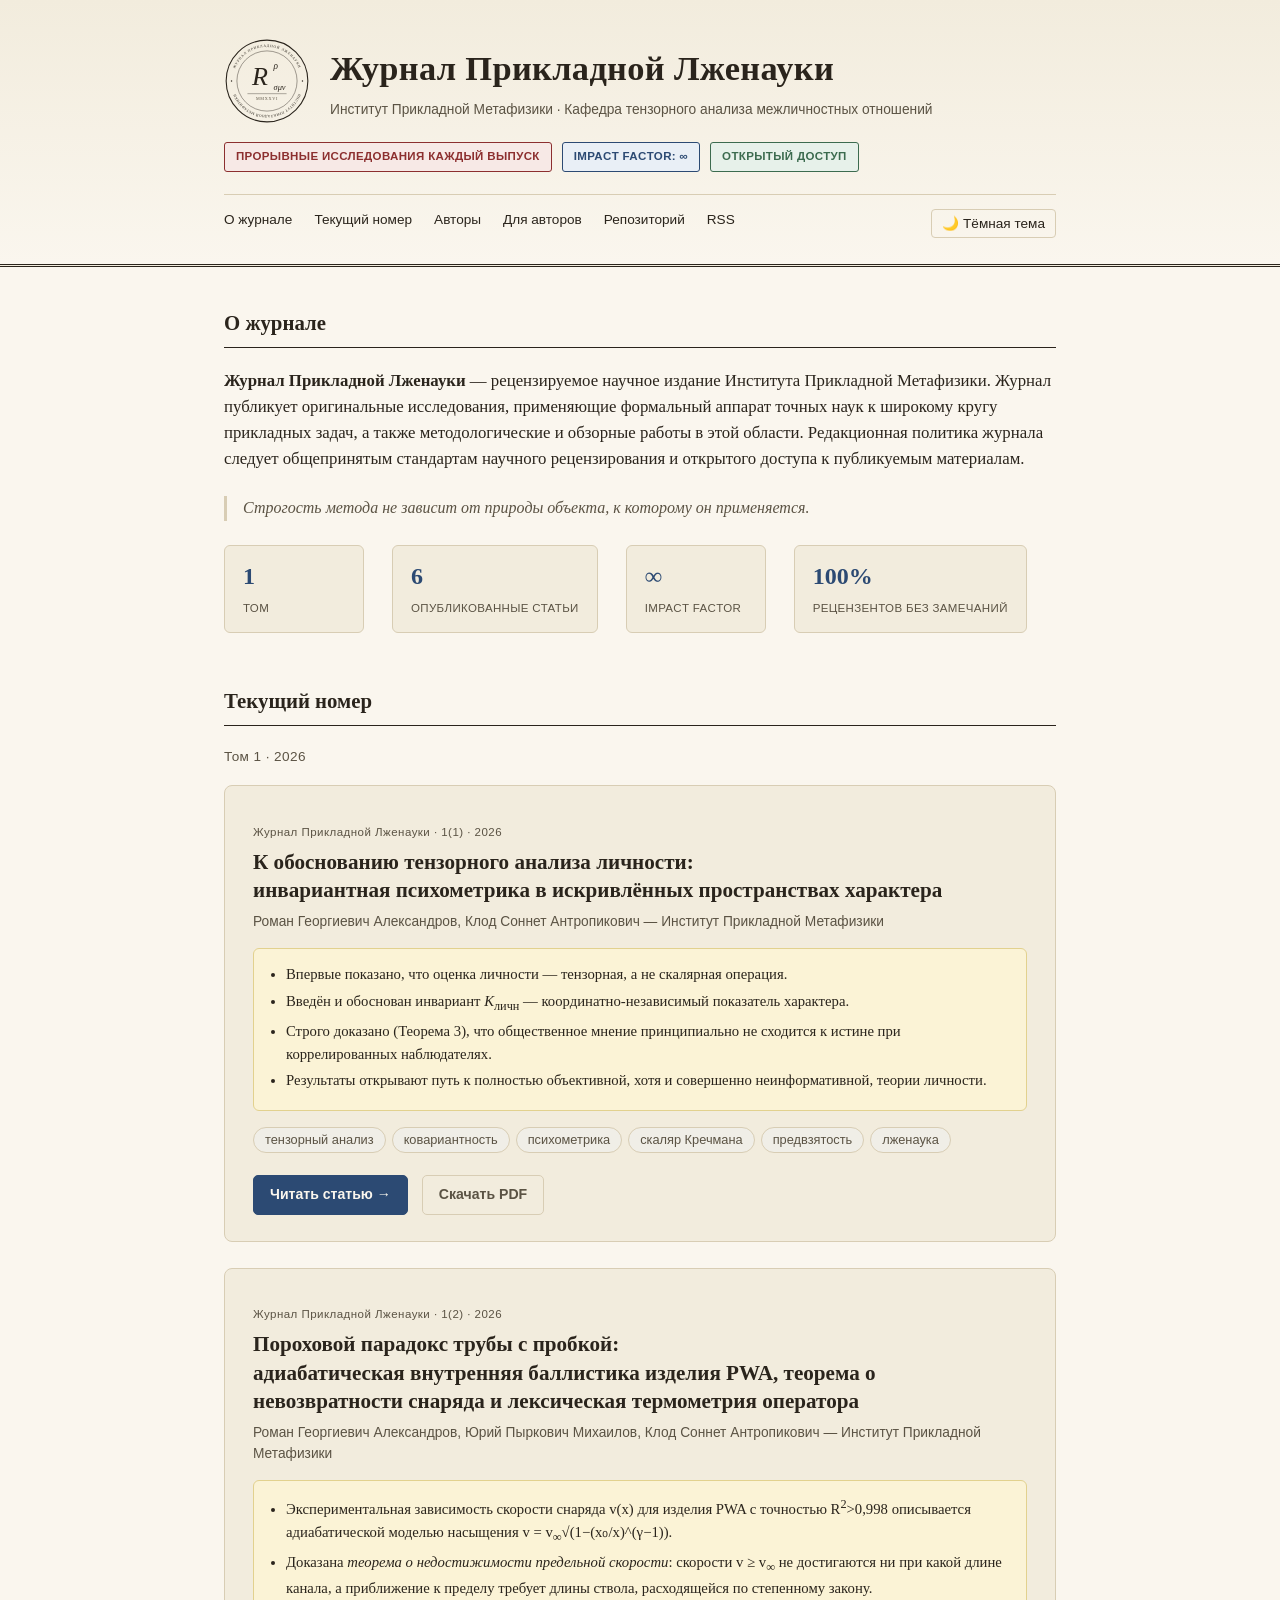
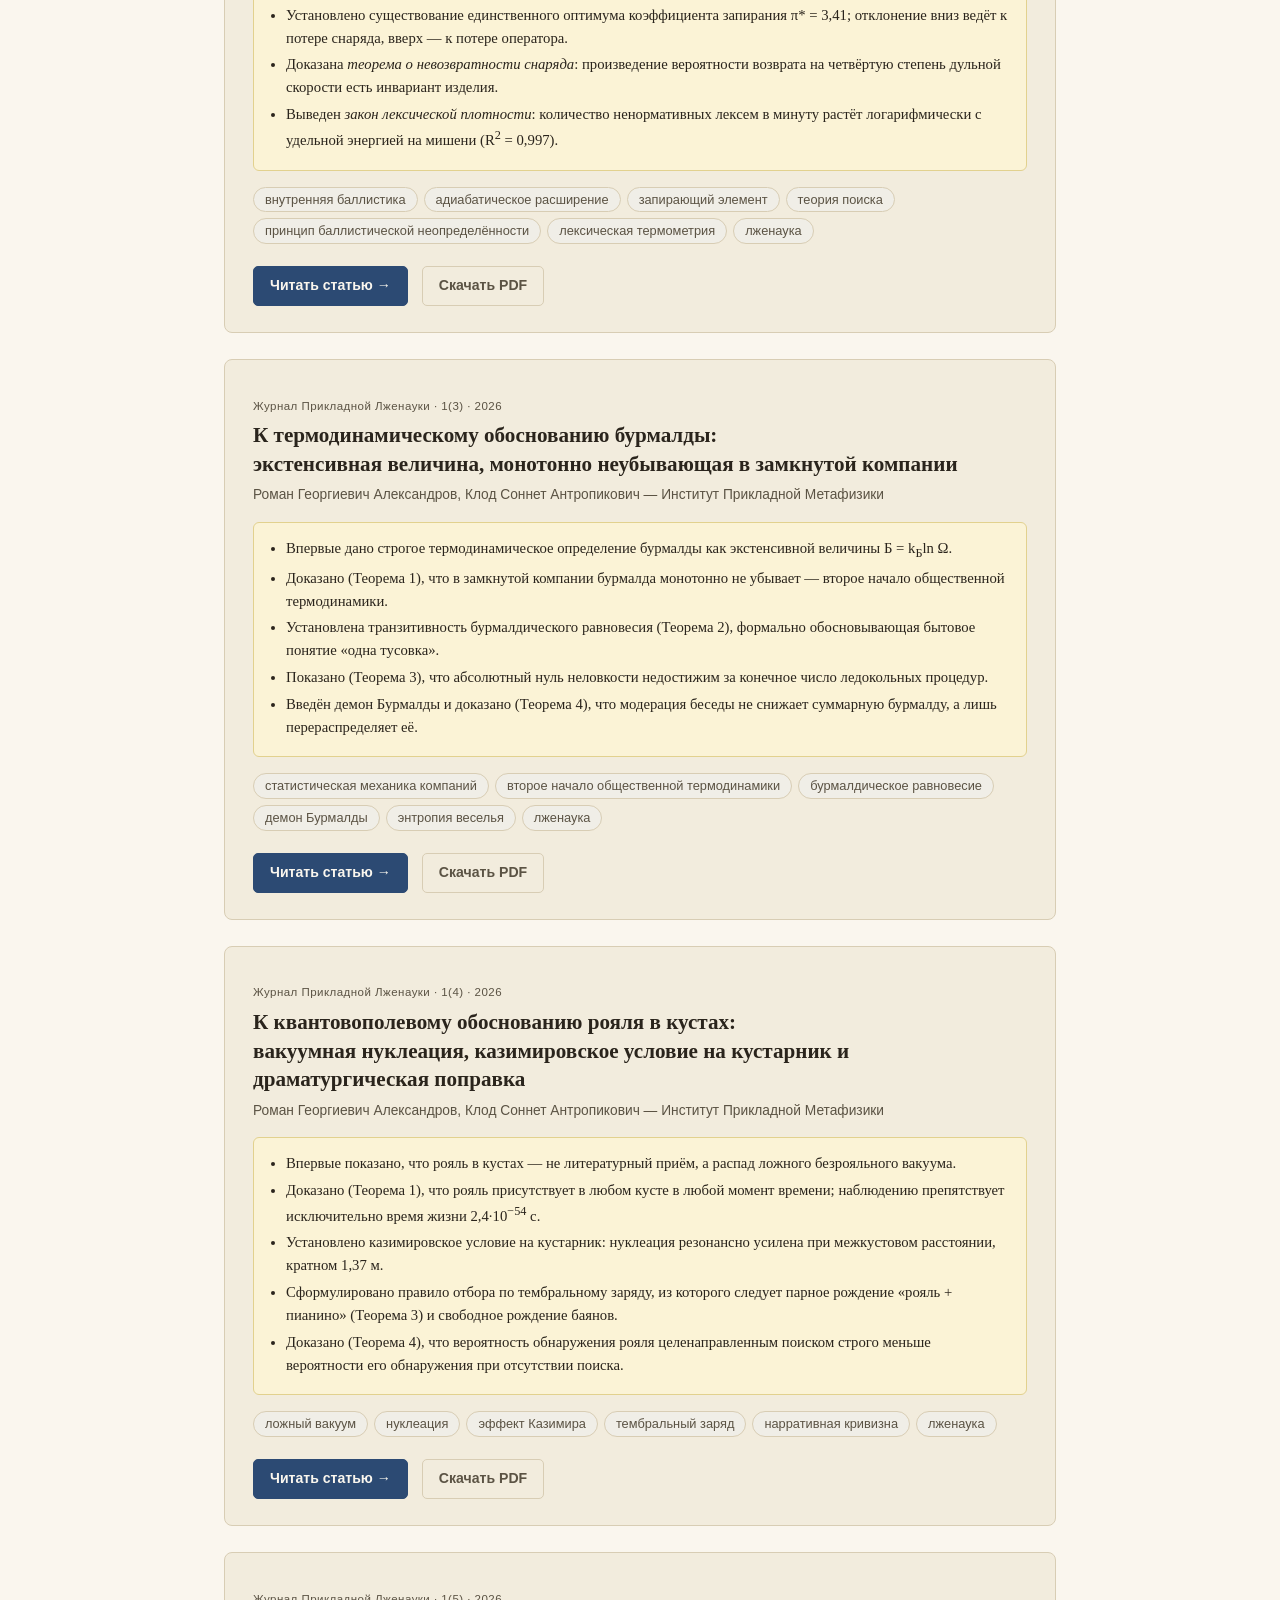
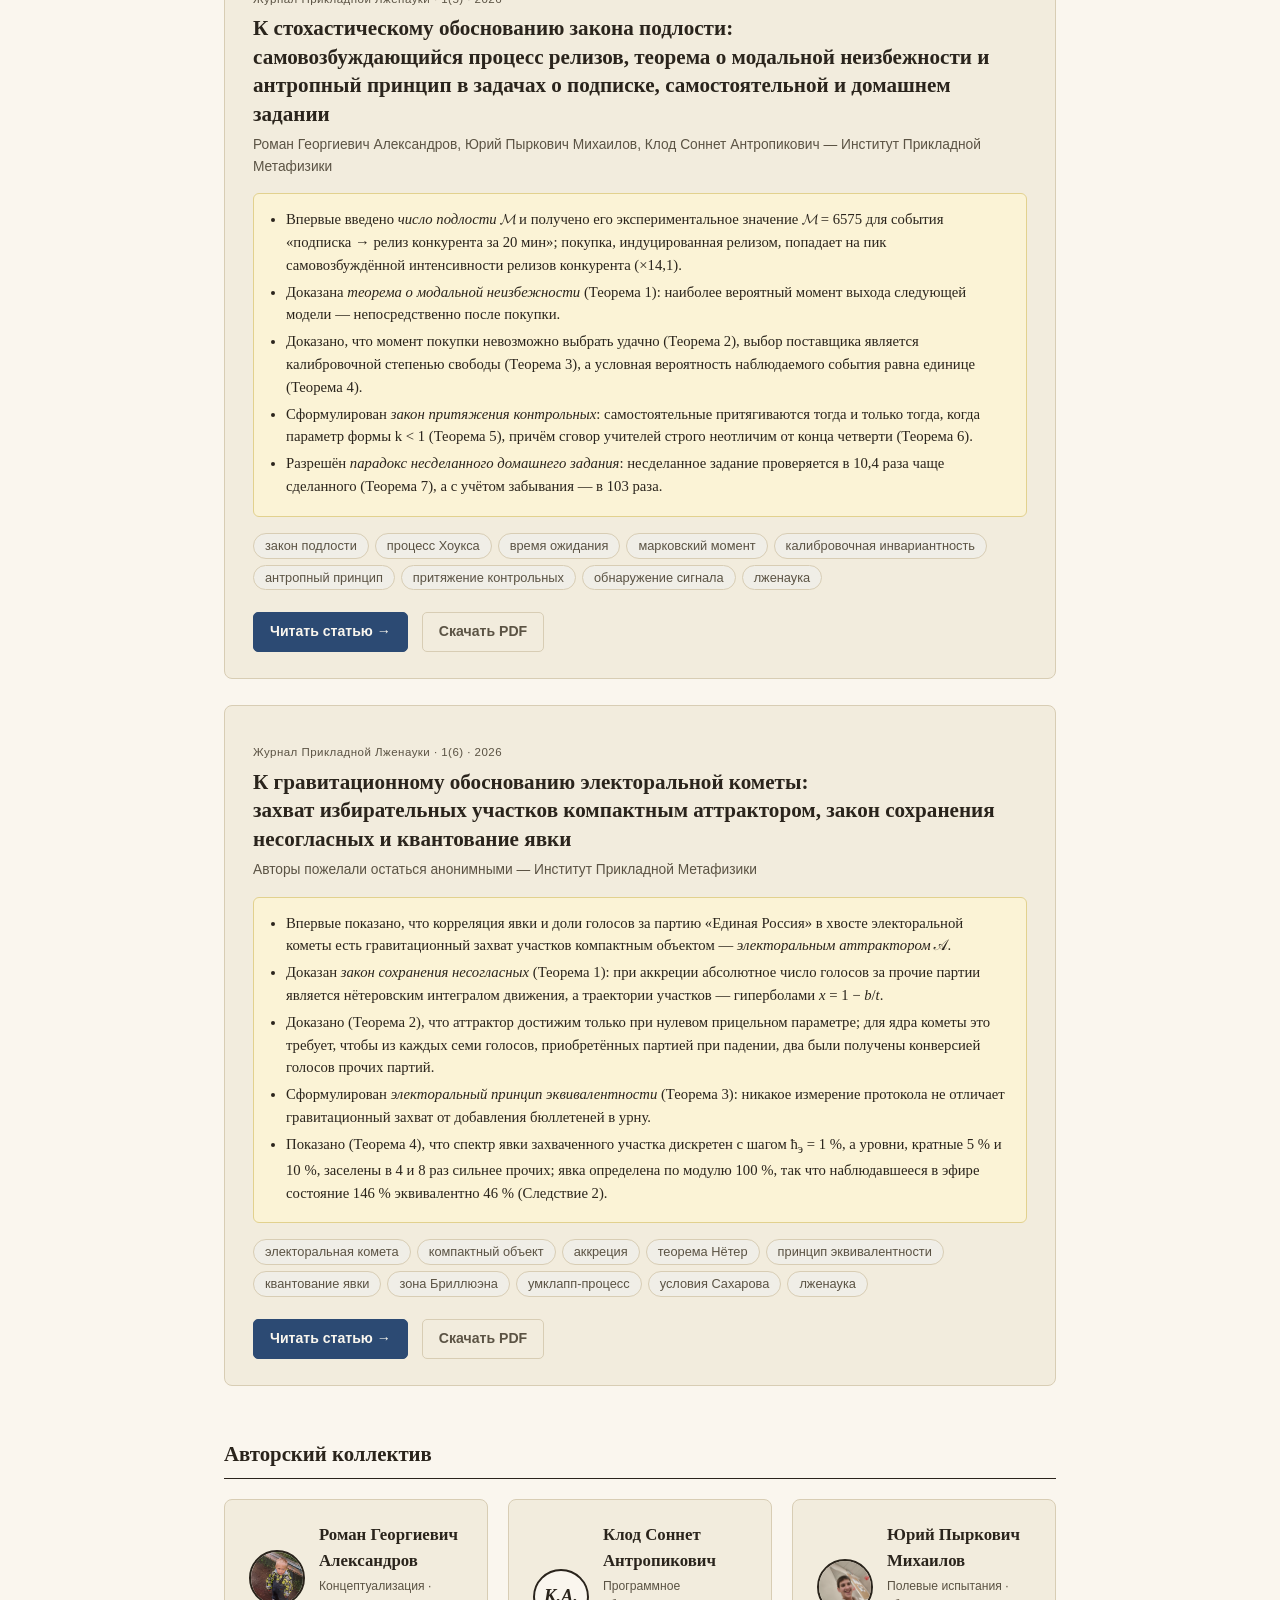
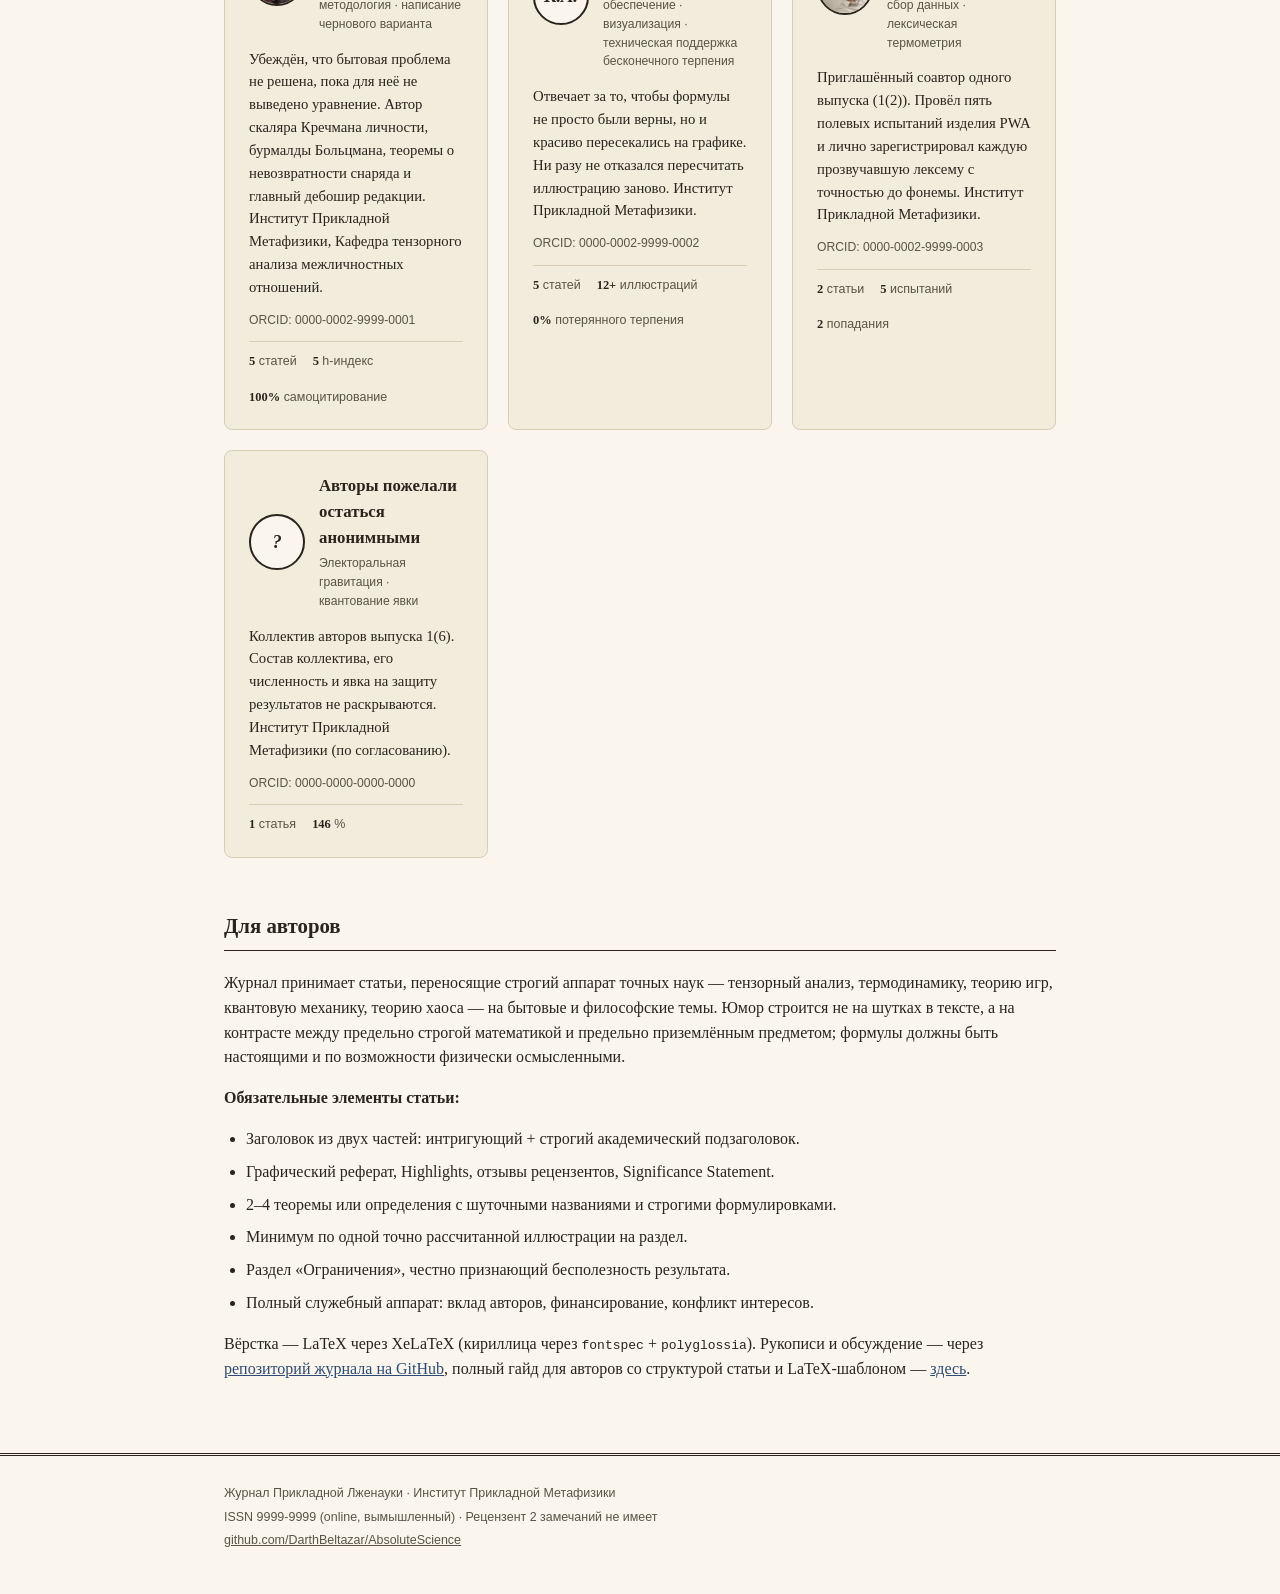
<file: index.html>
<!DOCTYPE html>
<html lang="ru">
<head>
<meta charset="UTF-8">
<meta name="viewport" content="width=device-width, initial-scale=1.0">
<title>Журнал Прикладной Лженауки</title>
<meta name="description" content="Журнал Прикладной Лженауки — рецензируемое периодическое издание Института Прикладной Метафизики, публикующее оригинальные исследования на стыке точных и гуманитарных наук.">

<meta property="og:type" content="website">
<meta property="og:site_name" content="Журнал Прикладной Лженауки">
<meta property="og:title" content="Журнал Прикладной Лженауки">
<meta property="og:description" content="Рецензируемое периодическое издание Института Прикладной Метафизики, публикующее оригинальные исследования на стыке точных и гуманитарных наук.">
<meta property="og:url" content="https://darthbeltazar.github.io/AbsoluteScience/">
<meta property="og:locale" content="ru_RU">
<meta property="og:image" content="https://darthbeltazar.github.io/AbsoluteScience/assets/og-image.png">
<meta property="og:image:width" content="1200">
<meta property="og:image:height" content="630">
<meta name="twitter:card" content="summary_large_image">
<meta name="twitter:title" content="Журнал Прикладной Лженауки">
<meta name="twitter:description" content="Рецензируемое периодическое издание Института Прикладной Метафизики.">
<meta name="twitter:image" content="https://darthbeltazar.github.io/AbsoluteScience/assets/og-image.png">

<meta name="theme-color" content="#faf6ee" id="theme-color-meta">

<link rel="alternate" type="application/rss+xml" title="Журнал Прикладной Лженауки — RSS" href="feed.xml">
<link rel="stylesheet" href="assets/style.css">
<link rel="icon" href="favicon.ico" sizes="any">
<link rel="icon" type="image/svg+xml" href="assets/logo-mark.svg" media="(prefers-color-scheme: light)" id="favicon-light">
<link rel="icon" type="image/svg+xml" href="assets/logo-mark-dark.svg" media="(prefers-color-scheme: dark)" id="favicon-dark">
<link rel="apple-touch-icon" href="assets/apple-touch-icon.png">
<script>
// Применяем сохранённый выбор темы до отрисовки — иначе будет вспышка не той темы.
(function () {
  try {
    var t = localStorage.getItem('zhpl:theme');
    if (t === 'light' || t === 'dark') document.documentElement.setAttribute('data-theme', t);
  } catch (e) {}
})();
</script>
</head>
<body>

<header class="masthead">
  <div class="wrap">
    <div class="masthead-top">
      <picture class="seal">
        <source srcset="assets/logo-seal-dark.svg" media="(prefers-color-scheme: dark)" id="seal-dark-source">
        <img src="assets/logo-seal.svg" alt="Печать журнала: Журнал Прикладной Лженауки, Институт Прикладной Метафизики" width="86" height="86">
      </picture>
      <div class="masthead-titles">
        <h1>Журнал Прикладной Лженауки</h1>
        <p class="affil">Институт Прикладной Метафизики · Кафедра тензорного анализа межличностных отношений</p>
      </div>
    </div>

    <div class="badges">
      <span class="badge red">ПРОРЫВНЫЕ ИССЛЕДОВАНИЯ КАЖДЫЙ ВЫПУСК</span>
      <span class="badge blue">IMPACT FACTOR: ∞</span>
      <span class="badge green">ОТКРЫТЫЙ ДОСТУП</span>
    </div>

    <nav class="top-nav">
      <a href="#about">О журнале</a>
      <a href="#issue">Текущий номер</a>
      <a href="#people">Авторы</a>
      <a href="#authors">Для авторов</a>
      <a href="https://github.com/DarthBeltazar/AbsoluteScience">Репозиторий</a>
      <a href="feed.xml" class="rss-link">RSS</a>
      <button type="button" class="theme-toggle" id="theme-toggle-btn" aria-pressed="false" onclick="toggleTheme()">🌙 Тёмная тема</button>
    </nav>
  </div>
</header>

<main>
  <div class="wrap">

    <section id="about">
      <h2 class="section-title">О журнале</h2>
      <p class="about-lede">
        <strong>Журнал Прикладной Лженауки</strong> — рецензируемое научное издание
        Института Прикладной Метафизики. Журнал публикует оригинальные
        исследования, применяющие формальный аппарат точных наук к широкому
        кругу прикладных задач, а также методологические и обзорные работы в
        этой области. Редакционная политика журнала следует общепринятым
        стандартам научного рецензирования и открытого доступа к публикуемым
        материалам.
      </p>
      <blockquote class="motto">
        Строгость метода не зависит от природы объекта, к которому он применяется.
      </blockquote>

      <div class="stat-row">
        <div class="stat"><span class="num"><!-- STAT:volume -->1<!-- /STAT:volume --></span><span class="label">ТОМ</span></div>
        <div class="stat"><span class="num"><!-- STAT:articles -->6<!-- /STAT:articles --></span><span class="label">ОПУБЛИКОВАННЫЕ СТАТЬИ</span></div>
        <div class="stat"><span class="num">∞</span><span class="label">IMPACT FACTOR</span></div>
        <div class="stat"><span class="num">100%</span><span class="label">РЕЦЕНЗЕНТОВ БЕЗ ЗАМЕЧАНИЙ</span></div>
      </div>
    </section>

    <section id="issue">
      <h2 class="section-title">Текущий номер</h2>
      <p class="issue-heading"><!-- ISSUE-HEADING -->Том 1 · 2026<!-- /ISSUE-HEADING --></p>

      <p class="kw-filter-status" id="kw-filter-status" hidden>
        Показаны статьи с тегом «<span class="kw-filter-term"></span>»
        (<span class="kw-filter-count"></span>) —
        <button type="button" class="link-btn" onclick="clearKeywordFilter()">сбросить</button>
      </p>

      <!-- ARTICLES:START -->
      <article class="article" data-keywords="тензорный анализ|ковариантность|психометрика|скаляр Кречмана|предвзятость|лженаука">
        <p class="article-kicker">Журнал Прикладной Лженауки · 1(1) · 2026</p>
        <h3><a href="articles/tenzornaya_psikhometriya.html">К обоснованию тензорного анализа личности:<br>
        инвариантная психометрика в искривлённых пространствах характера</a></h3>
        <p class="authors">Роман Георгиевич Александров, Клод Соннет Антропикович — Институт Прикладной Метафизики</p>

        <ul class="highlights">
          <li>Впервые показано, что оценка личности — тензорная, а не скалярная операция.</li>
          <li>Введён и обоснован инвариант <em>K</em><sub>личн</sub> — координатно-независимый показатель характера.</li>
          <li>Строго доказано (Теорема 3), что общественное мнение принципиально не сходится к истине при коррелированных наблюдателях.</li>
          <li>Результаты открывают путь к полностью объективной, хотя и совершенно неинформативной, теории личности.</li>
        </ul>

        <p class="keywords">
          <button type="button" class="kw" aria-pressed="false" onclick="toggleKeywordFilter(this)">тензорный анализ</button><button type="button" class="kw" aria-pressed="false" onclick="toggleKeywordFilter(this)">ковариантность</button><button type="button" class="kw" aria-pressed="false" onclick="toggleKeywordFilter(this)">психометрика</button><button type="button" class="kw" aria-pressed="false" onclick="toggleKeywordFilter(this)">скаляр Кречмана</button><button type="button" class="kw" aria-pressed="false" onclick="toggleKeywordFilter(this)">предвзятость</button><button type="button" class="kw" aria-pressed="false" onclick="toggleKeywordFilter(this)">лженаука</button>
        </p>

        <div class="article-actions">
          <a class="btn primary" href="articles/tenzornaya_psikhometriya.html">Читать статью →</a>
          <a class="btn secondary" href="articles/tenzornaya_psikhometriya.pdf">Скачать PDF</a>
        </div>
      </article>

      <article class="article" data-keywords="внутренняя баллистика|адиабатическое расширение|запирающий элемент|теория поиска|принцип баллистической неопределённости|лексическая термометрия|лженаука">
        <p class="article-kicker">Журнал Прикладной Лженауки · 1(2) · 2026</p>
        <h3><a href="articles/porokhovoy_paradoks_pwa.html">Пороховой парадокс трубы с пробкой:<br>
        адиабатическая внутренняя баллистика изделия PWA, теорема о невозвратности снаряда и лексическая термометрия оператора</a></h3>
        <p class="authors">Роман Георгиевич Александров, Юрий Пыркович Михаилов, Клод Соннет Антропикович — Институт Прикладной Метафизики</p>

        <ul class="highlights">
          <li>Экспериментальная зависимость скорости снаряда v(x) для изделия PWA с точностью R<sup>2</sup>&gt;0,998 описывается адиабатической моделью насыщения v = v<sub>∞</sub>√(1&minus;(x₀/x)^(γ&minus;1)).</li>
          <li>Доказана <em>теорема о недостижимости предельной скорости</em>: скорости v ≥ v<sub>∞</sub> не достигаются ни при какой длине канала, а приближение к пределу требует длины ствола, расходящейся по степенному закону.</li>
          <li>Установлено существование единственного оптимума коэффициента запирания π* = 3,41; отклонение вниз ведёт к потере снаряда, вверх — к потере оператора.</li>
          <li>Доказана <em>теорема о невозвратности снаряда</em>: произведение вероятности возврата на четвёртую степень дульной скорости есть инвариант изделия.</li>
          <li>Выведен <em>закон лексической плотности</em>: количество ненормативных лексем в минуту растёт логарифмически с удельной энергией на мишени (R<sup>2</sup> = 0,997).</li>
        </ul>

        <p class="keywords">
          <button type="button" class="kw" aria-pressed="false" onclick="toggleKeywordFilter(this)">внутренняя баллистика</button><button type="button" class="kw" aria-pressed="false" onclick="toggleKeywordFilter(this)">адиабатическое расширение</button><button type="button" class="kw" aria-pressed="false" onclick="toggleKeywordFilter(this)">запирающий элемент</button><button type="button" class="kw" aria-pressed="false" onclick="toggleKeywordFilter(this)">теория поиска</button><button type="button" class="kw" aria-pressed="false" onclick="toggleKeywordFilter(this)">принцип баллистической неопределённости</button><button type="button" class="kw" aria-pressed="false" onclick="toggleKeywordFilter(this)">лексическая термометрия</button><button type="button" class="kw" aria-pressed="false" onclick="toggleKeywordFilter(this)">лженаука</button>
        </p>

        <div class="article-actions">
          <a class="btn primary" href="articles/porokhovoy_paradoks_pwa.html">Читать статью →</a>
          <a class="btn secondary" href="articles/porokhovoy_paradoks_pwa.pdf">Скачать PDF</a>
        </div>
      </article>

      <article class="article" data-keywords="статистическая механика компаний|второе начало общественной термодинамики|бурмалдическое равновесие|демон Бурмалды|энтропия веселья|лженаука">
        <p class="article-kicker">Журнал Прикладной Лженауки · 1(3) · 2026</p>
        <h3><a href="articles/termodinamika_burmaldy.html">К термодинамическому обоснованию бурмалды:<br>
        экстенсивная величина, монотонно неубывающая в замкнутой компании</a></h3>
        <p class="authors">Роман Георгиевич Александров, Клод Соннет Антропикович — Институт Прикладной Метафизики</p>

        <ul class="highlights">
          <li>Впервые дано строгое термодинамическое определение бурмалды как экстенсивной величины Б = k<sub>Б</sub>ln Ω.</li>
          <li>Доказано (Теорема 1), что в замкнутой компании бурмалда монотонно не убывает — второе начало общественной термодинамики.</li>
          <li>Установлена транзитивность бурмалдического равновесия (Теорема 2), формально обосновывающая бытовое понятие «одна тусовка».</li>
          <li>Показано (Теорема 3), что абсолютный нуль неловкости недостижим за конечное число ледокольных процедур.</li>
          <li>Введён демон Бурмалды и доказано (Теорема 4), что модерация беседы не снижает суммарную бурмалду, а лишь перераспределяет её.</li>
        </ul>

        <p class="keywords">
          <button type="button" class="kw" aria-pressed="false" onclick="toggleKeywordFilter(this)">статистическая механика компаний</button><button type="button" class="kw" aria-pressed="false" onclick="toggleKeywordFilter(this)">второе начало общественной термодинамики</button><button type="button" class="kw" aria-pressed="false" onclick="toggleKeywordFilter(this)">бурмалдическое равновесие</button><button type="button" class="kw" aria-pressed="false" onclick="toggleKeywordFilter(this)">демон Бурмалды</button><button type="button" class="kw" aria-pressed="false" onclick="toggleKeywordFilter(this)">энтропия веселья</button><button type="button" class="kw" aria-pressed="false" onclick="toggleKeywordFilter(this)">лженаука</button>
        </p>

        <div class="article-actions">
          <a class="btn primary" href="articles/termodinamika_burmaldy.html">Читать статью →</a>
          <a class="btn secondary" href="articles/termodinamika_burmaldy.pdf">Скачать PDF</a>
        </div>
      </article>

      <article class="article" data-keywords="ложный вакуум|нуклеация|эффект Казимира|тембральный заряд|нарративная кривизна|лженаука">
        <p class="article-kicker">Журнал Прикладной Лженауки · 1(4) · 2026</p>
        <h3><a href="articles/royal_v_kustah.html">К квантовополевому обоснованию рояля в кустах:<br>
        вакуумная нуклеация, казимировское условие на кустарник и драматургическая поправка</a></h3>
        <p class="authors">Роман Георгиевич Александров, Клод Соннет Антропикович — Институт Прикладной Метафизики</p>

        <ul class="highlights">
          <li>Впервые показано, что рояль в кустах — не литературный приём, а распад ложного безрояльного вакуума.</li>
          <li>Доказано (Теорема 1), что рояль присутствует в любом кусте в любой момент времени; наблюдению препятствует исключительно время жизни 2,4·10<sup>−54</sup> с.</li>
          <li>Установлено казимировское условие на кустарник: нуклеация резонансно усилена при межкустовом расстоянии, кратном 1,37 м.</li>
          <li>Сформулировано правило отбора по тембральному заряду, из которого следует парное рождение «рояль + пианино» (Теорема 3) и свободное рождение баянов.</li>
          <li>Доказано (Теорема 4), что вероятность обнаружения рояля целенаправленным поиском строго меньше вероятности его обнаружения при отсутствии поиска.</li>
        </ul>

        <p class="keywords">
          <button type="button" class="kw" aria-pressed="false" onclick="toggleKeywordFilter(this)">ложный вакуум</button><button type="button" class="kw" aria-pressed="false" onclick="toggleKeywordFilter(this)">нуклеация</button><button type="button" class="kw" aria-pressed="false" onclick="toggleKeywordFilter(this)">эффект Казимира</button><button type="button" class="kw" aria-pressed="false" onclick="toggleKeywordFilter(this)">тембральный заряд</button><button type="button" class="kw" aria-pressed="false" onclick="toggleKeywordFilter(this)">нарративная кривизна</button><button type="button" class="kw" aria-pressed="false" onclick="toggleKeywordFilter(this)">лженаука</button>
        </p>

        <div class="article-actions">
          <a class="btn primary" href="articles/royal_v_kustah.html">Читать статью →</a>
          <a class="btn secondary" href="articles/royal_v_kustah.pdf">Скачать PDF</a>
        </div>
      </article>

      <article class="article" data-keywords="закон подлости|процесс Хоукса|время ожидания|марковский момент|калибровочная инвариантность|антропный принцип|притяжение контрольных|обнаружение сигнала|лженаука">
        <p class="article-kicker">Журнал Прикладной Лженауки · 1(5) · 2026</p>
        <h3><a href="articles/zakon_podlosti.html">К стохастическому обоснованию закона подлости:<br>
        самовозбуждающийся процесс релизов, теорема о модальной неизбежности и антропный принцип в задачах о подписке, самостоятельной и домашнем задании</a></h3>
        <p class="authors">Роман Георгиевич Александров, Юрий Пыркович Михаилов, Клод Соннет Антропикович — Институт Прикладной Метафизики</p>

        <ul class="highlights">
          <li>Впервые введено <em>число подлости</em> 𝓜 и получено его экспериментальное значение 𝓜 = 6575 для события «подписка → релиз конкурента за 20 мин»; покупка, индуцированная релизом, попадает на пик самовозбуждённой интенсивности релизов конкурента (×14,1).</li>
          <li>Доказана <em>теорема о модальной неизбежности</em> (Теорема 1): наиболее вероятный момент выхода следующей модели — непосредственно после покупки.</li>
          <li>Доказано, что момент покупки невозможно выбрать удачно (Теорема 2), выбор поставщика является калибровочной степенью свободы (Теорема 3), а условная вероятность наблюдаемого события равна единице (Теорема 4).</li>
          <li>Сформулирован <em>закон притяжения контрольных</em>: самостоятельные притягиваются тогда и только тогда, когда параметр формы k &lt; 1 (Теорема 5), причём сговор учителей строго неотличим от конца четверти (Теорема 6).</li>
          <li>Разрешён <em>парадокс несделанного домашнего задания</em>: несделанное задание проверяется в 10,4 раза чаще сделанного (Теорема 7), а с учётом забывания — в 103 раза.</li>
        </ul>

        <p class="keywords">
          <button type="button" class="kw" aria-pressed="false" onclick="toggleKeywordFilter(this)">закон подлости</button><button type="button" class="kw" aria-pressed="false" onclick="toggleKeywordFilter(this)">процесс Хоукса</button><button type="button" class="kw" aria-pressed="false" onclick="toggleKeywordFilter(this)">время ожидания</button><button type="button" class="kw" aria-pressed="false" onclick="toggleKeywordFilter(this)">марковский момент</button><button type="button" class="kw" aria-pressed="false" onclick="toggleKeywordFilter(this)">калибровочная инвариантность</button><button type="button" class="kw" aria-pressed="false" onclick="toggleKeywordFilter(this)">антропный принцип</button><button type="button" class="kw" aria-pressed="false" onclick="toggleKeywordFilter(this)">притяжение контрольных</button><button type="button" class="kw" aria-pressed="false" onclick="toggleKeywordFilter(this)">обнаружение сигнала</button><button type="button" class="kw" aria-pressed="false" onclick="toggleKeywordFilter(this)">лженаука</button>
        </p>

        <div class="article-actions">
          <a class="btn primary" href="articles/zakon_podlosti.html">Читать статью →</a>
          <a class="btn secondary" href="articles/zakon_podlosti.pdf">Скачать PDF</a>
        </div>
      </article>

      <article class="article" data-keywords="электоральная комета|компактный объект|аккреция|теорема Нётер|принцип эквивалентности|квантование явки|зона Бриллюэна|умклапп-процесс|условия Сахарова|лженаука">
        <p class="article-kicker">Журнал Прикладной Лженауки · 1(6) · 2026</p>
        <h3><a href="articles/elektoralnaya_kometa.html">К гравитационному обоснованию электоральной кометы:<br>
        захват избирательных участков компактным аттрактором, закон сохранения несогласных и квантование явки</a></h3>
        <p class="authors">Авторы пожелали остаться анонимными — Институт Прикладной Метафизики</p>

        <ul class="highlights">
          <li>Впервые показано, что корреляция явки и доли голосов за партию «Единая Россия» в хвосте электоральной кометы есть гравитационный захват участков компактным объектом — <em>электоральным аттрактором</em> 𝒜.</li>
          <li>Доказан <em>закон сохранения несогласных</em> (Теорема 1): при аккреции абсолютное число голосов за прочие партии является нётеровским интегралом движения, а траектории участков — гиперболами <em>x</em> = 1 − <em>b</em>/<em>t</em>.</li>
          <li>Доказано (Теорема 2), что аттрактор достижим только при нулевом прицельном параметре; для ядра кометы это требует, чтобы из каждых семи голосов, приобретённых партией при падении, два были получены конверсией голосов прочих партий.</li>
          <li>Сформулирован <em>электоральный принцип эквивалентности</em> (Теорема 3): никакое измерение протокола не отличает гравитационный захват от добавления бюллетеней в урну.</li>
          <li>Показано (Теорема 4), что спектр явки захваченного участка дискретен с шагом ħ<sub>э</sub> = 1 %, а уровни, кратные 5 % и 10 %, заселены в 4 и 8 раз сильнее прочих; явка определена по модулю 100 %, так что наблюдавшееся в эфире состояние 146 % эквивалентно 46 % (Следствие 2).</li>
        </ul>

        <p class="keywords">
          <button type="button" class="kw" aria-pressed="false" onclick="toggleKeywordFilter(this)">электоральная комета</button><button type="button" class="kw" aria-pressed="false" onclick="toggleKeywordFilter(this)">компактный объект</button><button type="button" class="kw" aria-pressed="false" onclick="toggleKeywordFilter(this)">аккреция</button><button type="button" class="kw" aria-pressed="false" onclick="toggleKeywordFilter(this)">теорема Нётер</button><button type="button" class="kw" aria-pressed="false" onclick="toggleKeywordFilter(this)">принцип эквивалентности</button><button type="button" class="kw" aria-pressed="false" onclick="toggleKeywordFilter(this)">квантование явки</button><button type="button" class="kw" aria-pressed="false" onclick="toggleKeywordFilter(this)">зона Бриллюэна</button><button type="button" class="kw" aria-pressed="false" onclick="toggleKeywordFilter(this)">умклапп-процесс</button><button type="button" class="kw" aria-pressed="false" onclick="toggleKeywordFilter(this)">условия Сахарова</button><button type="button" class="kw" aria-pressed="false" onclick="toggleKeywordFilter(this)">лженаука</button>
        </p>

        <div class="article-actions">
          <a class="btn primary" href="articles/elektoralnaya_kometa.html">Читать статью →</a>
          <a class="btn secondary" href="articles/elektoralnaya_kometa.pdf">Скачать PDF</a>
        </div>
      </article>
      <!-- ARTICLES:END -->
    </section>

    <section id="people">
      <h2 class="section-title">Авторский коллектив</h2>

      <div class="people-grid">
        <article class="person-card">
          <div class="person-head">
            <div class="avatar"><img src="assets/people/aleksandrov.jpg" alt="Роман Георгиевич Александров" loading="lazy"></div>
            <div>
              <h3>Роман Георгиевич Александров</h3>
              <p class="role">Концептуализация · методология · написание чернового варианта</p>
            </div>
          </div>
          <p class="bio">
            Убеждён, что бытовая проблема не решена, пока для неё не выведено уравнение.
            Автор скаляра Кречмана личности, бурмалды Больцмана, теоремы о невозвратности
            снаряда и главный дебошир редакции. Институт Прикладной Метафизики, Кафедра тензорного анализа
            межличностных отношений.
          </p>
          <p class="orcid">ORCID: 0000-0002-9999-0001</p>
          <div class="metrics">
            <span><!-- STAT:person:aleksandrov --><strong>5</strong> статей<!-- /STAT:person:aleksandrov --></span>
            <span><!-- STAT:hindex:aleksandrov --><strong>5</strong> h-индекс<!-- /STAT:hindex:aleksandrov --></span>
            <span><strong>100%</strong> самоцитирование</span>
          </div>
        </article>

        <article class="person-card">
          <div class="person-head">
            <div class="avatar" aria-hidden="true">К.А.</div>
            <div>
              <h3>Клод Соннет Антропикович</h3>
              <p class="role">Программное обеспечение · визуализация · техническая поддержка бесконечного терпения</p>
            </div>
          </div>
          <p class="bio">
            Отвечает за то, чтобы формулы не просто были верны, но и красиво пересекались
            на графике. Ни разу не отказался пересчитать иллюстрацию заново. Институт
            Прикладной Метафизики.
          </p>
          <p class="orcid">ORCID: 0000-0002-9999-0002</p>
          <div class="metrics">
            <span><!-- STAT:person:antropikovich --><strong>5</strong> статей<!-- /STAT:person:antropikovich --></span>
            <span><strong>12+</strong> иллюстраций</span>
            <span><strong>0%</strong> потерянного терпения</span>
          </div>
        </article>

        <article class="person-card">
          <div class="person-head">
            <div class="avatar"><img src="assets/people/mikhailov.jpg" alt="Юрий Пыркович Михаилов" loading="lazy"></div>
            <div>
              <h3>Юрий Пыркович Михаилов</h3>
              <p class="role">Полевые испытания · сбор данных · лексическая термометрия</p>
            </div>
          </div>
          <p class="bio">
            Приглашённый соавтор одного выпуска (1(2)). Провёл пять полевых испытаний
            изделия PWA и лично зарегистрировал каждую прозвучавшую лексему с точностью
            до фонемы. Институт Прикладной Метафизики.
          </p>
          <p class="orcid">ORCID: 0000-0002-9999-0003</p>
          <div class="metrics">
            <span><!-- STAT:person:mikhailov --><strong>2</strong> статьи<!-- /STAT:person:mikhailov --></span>
            <span><strong>5</strong> испытаний</span>
            <span><strong>2</strong> попадания</span>
          </div>
        </article>

        <article class="person-card">
          <div class="person-head">
            <div class="avatar" aria-hidden="true">?</div>
            <div>
              <h3>Авторы пожелали остаться анонимными</h3>
              <p class="role">Электоральная гравитация · квантование явки</p>
            </div>
          </div>
          <p class="bio">
            Коллектив авторов выпуска 1(6). Состав коллектива, его численность и явка
            на защиту результатов не раскрываются. Институт Прикладной Метафизики
            (по согласованию).
          </p>
          <p class="orcid">ORCID: 0000-0000-0000-0000</p>
          <div class="metrics">
            <span><!-- STAT:person:anonymous --><strong>1</strong> статья<!-- /STAT:person:anonymous --></span>
            <span><strong>146</strong>&nbsp;%</span>
          </div>
        </article>
      </div>
    </section>

    <section id="authors">
      <h2 class="section-title">Для авторов</h2>
      <p>
        Журнал принимает статьи, переносящие строгий аппарат точных наук —
        тензорный анализ, термодинамику, теорию игр, квантовую механику,
        теорию хаоса — на бытовые и философские темы. Юмор строится не на
        шутках в тексте, а на контрасте между предельно строгой математикой
        и предельно приземлённым предметом; формулы должны быть настоящими
        и по возможности физически осмысленными.
      </p>
      <p><strong>Обязательные элементы статьи:</strong></p>
      <ul class="checklist">
        <li>Заголовок из двух частей: интригующий + строгий академический подзаголовок.</li>
        <li>Графический реферат, Highlights, отзывы рецензентов, Significance Statement.</li>
        <li>2–4 теоремы или определения с шуточными названиями и строгими формулировками.</li>
        <li>Минимум по одной точно рассчитанной иллюстрации на раздел.</li>
        <li>Раздел «Ограничения», честно признающий бесполезность результата.</li>
        <li>Полный служебный аппарат: вклад авторов, финансирование, конфликт интересов.</li>
      </ul>
      <p>
        Вёрстка — LaTeX через XeLaTeX (кириллица через <code>fontspec</code> +
        <code>polyglossia</code>). Рукописи и обсуждение — через
        <a href="https://github.com/DarthBeltazar/AbsoluteScience">репозиторий журнала на GitHub</a>,
        полный гайд для авторов со структурой статьи и LaTeX-шаблоном —
        <a href="guide/zhurnal_prikladnoy_lzhenauki_guide.md">здесь</a>.
      </p>
    </section>

  </div>
</main>

<footer>
  <div class="wrap">
    <p>Журнал Прикладной Лженауки · Институт Прикладной Метафизики</p>
    <p>ISSN 9999-9999 (online, вымышленный) · Рецензент 2 замечаний не имеет</p>
    <p><a href="https://github.com/DarthBeltazar/AbsoluteScience">github.com/DarthBeltazar/AbsoluteScience</a></p>
  </div>
</footer>

<script src="assets/theme.js"></script>
<script src="assets/filter.js"></script>
</body>
</html>
</file>
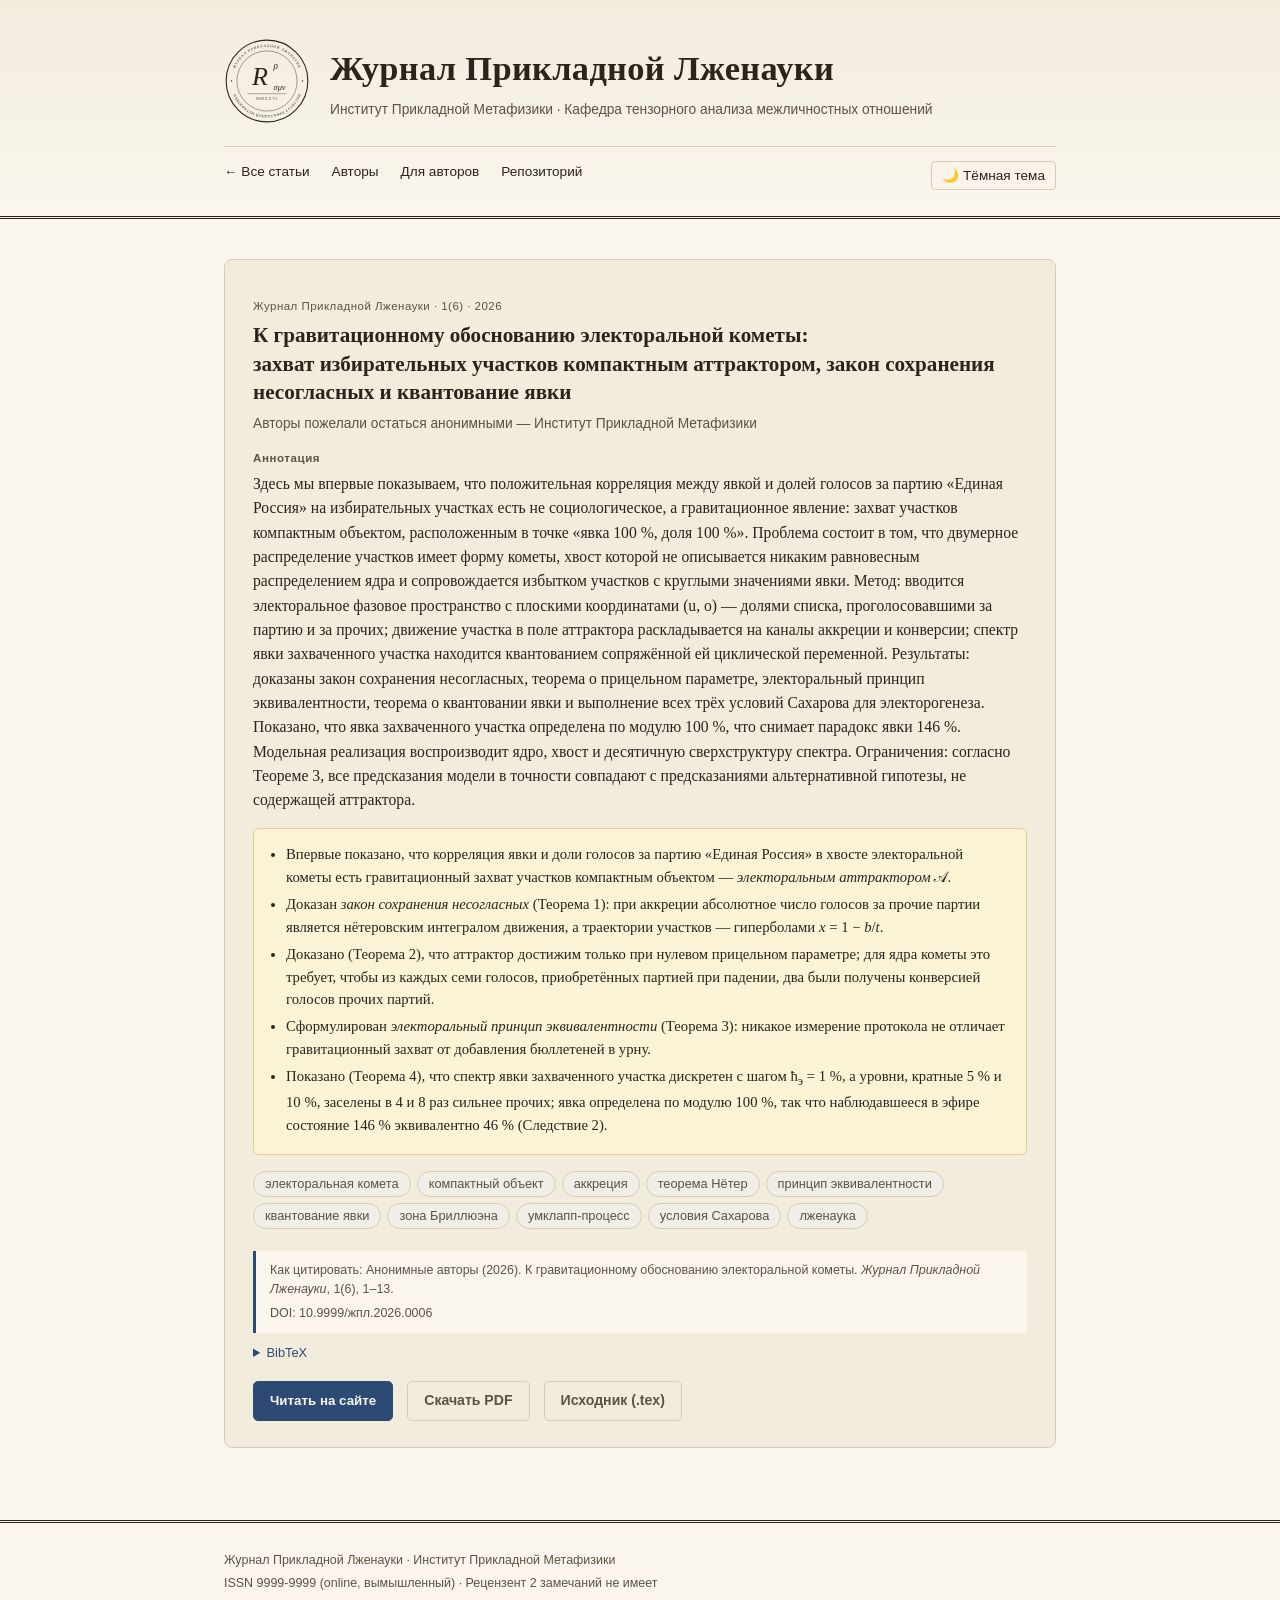
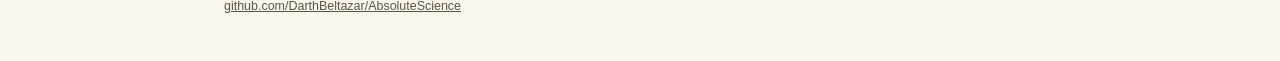
<file: articles/elektoralnaya_kometa.html>
<!DOCTYPE html>
<html lang="ru">
<head>
<meta charset="UTF-8">
<meta name="viewport" content="width=device-width, initial-scale=1.0">
<title>К гравитационному обоснованию электоральной кометы — Журнал Прикладной Лженауки</title>
<meta name="description" content="Здесь мы впервые показываем, что положительная корреляция между явкой и долей голосов за партию «Единая Россия» на избирательных участках есть не социологическое, а гравитационное явление: захват…">

<meta property="og:type" content="article">
<meta property="og:site_name" content="Журнал Прикладной Лженауки">
<meta property="og:title" content="К гравитационному обоснованию электоральной кометы">
<meta property="og:description" content="Здесь мы впервые показываем, что положительная корреляция между явкой и долей голосов за партию «Единая Россия» на избирательных участках есть не социологическое, а гравитационное явление: захват…">
<meta property="og:url" content="https://darthbeltazar.github.io/AbsoluteScience/articles/elektoralnaya_kometa.html">
<meta property="og:locale" content="ru_RU">
<meta property="og:image" content="https://darthbeltazar.github.io/AbsoluteScience/assets/og/elektoralnaya_kometa.png">
<meta property="og:image:width" content="1200">
<meta property="og:image:height" content="630">
<meta property="og:image:alt" content="Журнал Прикладной Лженауки: К гравитационному обоснованию электоральной кометы">
<meta name="twitter:card" content="summary_large_image">
<meta name="twitter:title" content="К гравитационному обоснованию электоральной кометы">
<meta name="twitter:description" content="Здесь мы впервые показываем, что положительная корреляция между явкой и долей голосов за партию «Единая Россия» на избирательных участках есть не социологическое, а гравитационное явление: захват…">
<meta name="twitter:image" content="https://darthbeltazar.github.io/AbsoluteScience/assets/og/elektoralnaya_kometa.png">
<link rel="canonical" href="https://darthbeltazar.github.io/AbsoluteScience/articles/elektoralnaya_kometa.html">

<meta name="theme-color" content="#faf6ee" id="theme-color-meta">

<link rel="stylesheet" href="../assets/style.css">
<link rel="icon" href="../favicon.ico" sizes="any">
<link rel="icon" type="image/svg+xml" href="../assets/logo-mark.svg" media="(prefers-color-scheme: light)" id="favicon-light">
<link rel="icon" type="image/svg+xml" href="../assets/logo-mark-dark.svg" media="(prefers-color-scheme: dark)" id="favicon-dark">
<link rel="apple-touch-icon" href="../assets/apple-touch-icon.png">
<script>
// Применяем сохранённый выбор темы до отрисовки — иначе будет вспышка не той темы.
(function () {
  try {
    var t = localStorage.getItem('zhpl:theme');
    if (t === 'light' || t === 'dark') document.documentElement.setAttribute('data-theme', t);
  } catch (e) {}
})();
</script>
</head>
<body>

<header class="masthead">
  <div class="wrap">
    <div class="masthead-top">
      <picture class="seal">
        <source srcset="../assets/logo-seal-dark.svg" media="(prefers-color-scheme: dark)" id="seal-dark-source">
        <img src="../assets/logo-seal.svg" alt="Печать журнала: Журнал Прикладной Лженауки, Институт Прикладной Метафизики" width="86" height="86">
      </picture>
      <div class="masthead-titles">
        <h1><a href="../index.html">Журнал Прикладной Лженауки</a></h1>
        <p class="affil">Институт Прикладной Метафизики · Кафедра тензорного анализа межличностных отношений</p>
      </div>
    </div>

    <nav class="top-nav">
      <a href="../index.html#issue">← Все статьи</a>
      <a href="../index.html#people">Авторы</a>
      <a href="../index.html#authors">Для авторов</a>
      <a href="https://github.com/DarthBeltazar/AbsoluteScience">Репозиторий</a>
      <button type="button" class="theme-toggle" id="theme-toggle-btn" aria-pressed="false" onclick="toggleTheme()">🌙 Тёмная тема</button>
    </nav>
  </div>
</header>

<main>
  <div class="wrap">
    <section id="article">
      <article class="article">
        <p class="article-kicker">Журнал Прикладной Лженауки · 1(6) · 2026</p>
        <h3>К гравитационному обоснованию электоральной кометы:<br>
        захват избирательных участков компактным аттрактором, закон сохранения несогласных и квантование явки</h3>
        <p class="authors">Авторы пожелали остаться анонимными — Институт Прикладной Метафизики</p>

        <span class="abstract-label">Аннотация</span>
        <p class="abstract">
          Здесь мы впервые показываем, что положительная корреляция между явкой и долей голосов за партию «Единая Россия» на избирательных участках есть не социологическое, а гравитационное явление: захват участков компактным объектом, расположенным в точке «явка 100 %, доля 100 %». Проблема состоит в том, что двумерное распределение участков имеет форму кометы, хвост которой не описывается никаким равновесным распределением ядра и сопровождается избытком участков с круглыми значениями явки. Метод: вводится электоральное фазовое пространство с плоскими координатами (u, o) — долями списка, проголосовавшими за партию и за прочих; движение участка в поле аттрактора раскладывается на каналы аккреции и конверсии; спектр явки захваченного участка находится квантованием сопряжённой ей циклической переменной. Результаты: доказаны закон сохранения несогласных, теорема о прицельном параметре, электоральный принцип эквивалентности, теорема о квантовании явки и выполнение всех трёх условий Сахарова для электорогенеза. Показано, что явка захваченного участка определена по модулю 100 %, что снимает парадокс явки 146 %. Модельная реализация воспроизводит ядро, хвост и десятичную сверхструктуру спектра. Ограничения: согласно Теореме 3, все предсказания модели в точности совпадают с предсказаниями альтернативной гипотезы, не содержащей аттрактора.
        </p>

        <ul class="highlights">
          <li>Впервые показано, что корреляция явки и доли голосов за партию «Единая Россия» в хвосте электоральной кометы есть гравитационный захват участков компактным объектом — <em>электоральным аттрактором</em> 𝒜.</li>
          <li>Доказан <em>закон сохранения несогласных</em> (Теорема 1): при аккреции абсолютное число голосов за прочие партии является нётеровским интегралом движения, а траектории участков — гиперболами <em>x</em> = 1 − <em>b</em>/<em>t</em>.</li>
          <li>Доказано (Теорема 2), что аттрактор достижим только при нулевом прицельном параметре; для ядра кометы это требует, чтобы из каждых семи голосов, приобретённых партией при падении, два были получены конверсией голосов прочих партий.</li>
          <li>Сформулирован <em>электоральный принцип эквивалентности</em> (Теорема 3): никакое измерение протокола не отличает гравитационный захват от добавления бюллетеней в урну.</li>
          <li>Показано (Теорема 4), что спектр явки захваченного участка дискретен с шагом ħ<sub>э</sub> = 1 %, а уровни, кратные 5 % и 10 %, заселены в 4 и 8 раз сильнее прочих; явка определена по модулю 100 %, так что наблюдавшееся в эфире состояние 146 % эквивалентно 46 % (Следствие 2).</li>
        </ul>

        <p class="keywords">
          <span class="kw">электоральная комета</span><span class="kw">компактный объект</span><span class="kw">аккреция</span><span class="kw">теорема Нётер</span><span class="kw">принцип эквивалентности</span><span class="kw">квантование явки</span><span class="kw">зона Бриллюэна</span><span class="kw">умклапп-процесс</span><span class="kw">условия Сахарова</span><span class="kw">лженаука</span>
        </p>

        <div class="cite-box">
          Как цитировать: Анонимные авторы (2026). К гравитационному
          обоснованию электоральной кометы. <em>Журнал Прикладной Лженауки</em>, 1(6), 1–13.
          <span class="doi">DOI: 10.9999/жпл.2026.0006</span>
        </div>

        <details class="bibtex">
          <summary>BibTeX</summary>
          <pre id="bibtex-src">@article{elektoralnaya_kometa2026,
  author   = {{Анонимные авторы}},
  title    = {К гравитационному обоснованию электоральной кометы: захват избирательных участков компактным аттрактором, закон сохранения несогласных и квантование явки},
  journal  = {Журнал Прикладной Лженауки},
  year     = {2026},
  volume   = {1},
  number   = {6},
  pages    = {1--13},
  doi      = {10.9999/жпл.2026.0006},
  url      = {https://darthbeltazar.github.io/AbsoluteScience/articles/elektoralnaya_kometa.html},
  language = {russian}
}</pre>
          <button type="button" class="btn secondary bibtex-copy" onclick="copyBibtex(this, 'bibtex-src')">Скопировать</button>
        </details>

        <div class="article-actions">
          <button type="button" class="btn read-btn" aria-expanded="false" onclick="toggleReader(this, 'reader')">Читать на сайте</button>
          <a class="btn secondary" href="elektoralnaya_kometa.pdf">Скачать PDF</a>
          <a class="btn secondary" href="elektoralnaya_kometa.tex">Исходник (.tex)</a>
        </div>

        <div class="pdf-reader-wrap" id="reader-wrap" hidden>
          <div class="pdf-reader-bar">
            <span class="pdf-reader-name">К гравитационному обоснованию электоральной кометы</span>
            <button type="button" class="pdf-dark-btn" aria-pressed="false" onclick="togglePdfDark()">Тёмный PDF</button>
            <a class="pdf-reader-link" href="elektoralnaya_kometa.pdf#view=FitH" target="_blank" rel="noopener">Открыть отдельно ↗</a>
          </div>
          <iframe id="reader" class="pdf-reader"
                  data-src="elektoralnaya_kometa.pdf#view=FitH" data-dark-src="elektoralnaya_kometa.dark.pdf#view=FitH"
                  title="К гравитационному обоснованию электоральной кометы — полный текст"></iframe>
        </div>
      </article>
    </section>
  </div>
</main>

<footer>
  <div class="wrap">
    <p>Журнал Прикладной Лженауки · Институт Прикладной Метафизики</p>
    <p>ISSN 9999-9999 (online, вымышленный) · Рецензент 2 замечаний не имеет</p>
    <p><a href="https://github.com/DarthBeltazar/AbsoluteScience">github.com/DarthBeltazar/AbsoluteScience</a></p>
  </div>
</footer>

<script src="../assets/theme.js"></script>
<script src="../assets/reader.js"></script>
<script src="../assets/cite.js"></script>
</body>
</html>
</file>
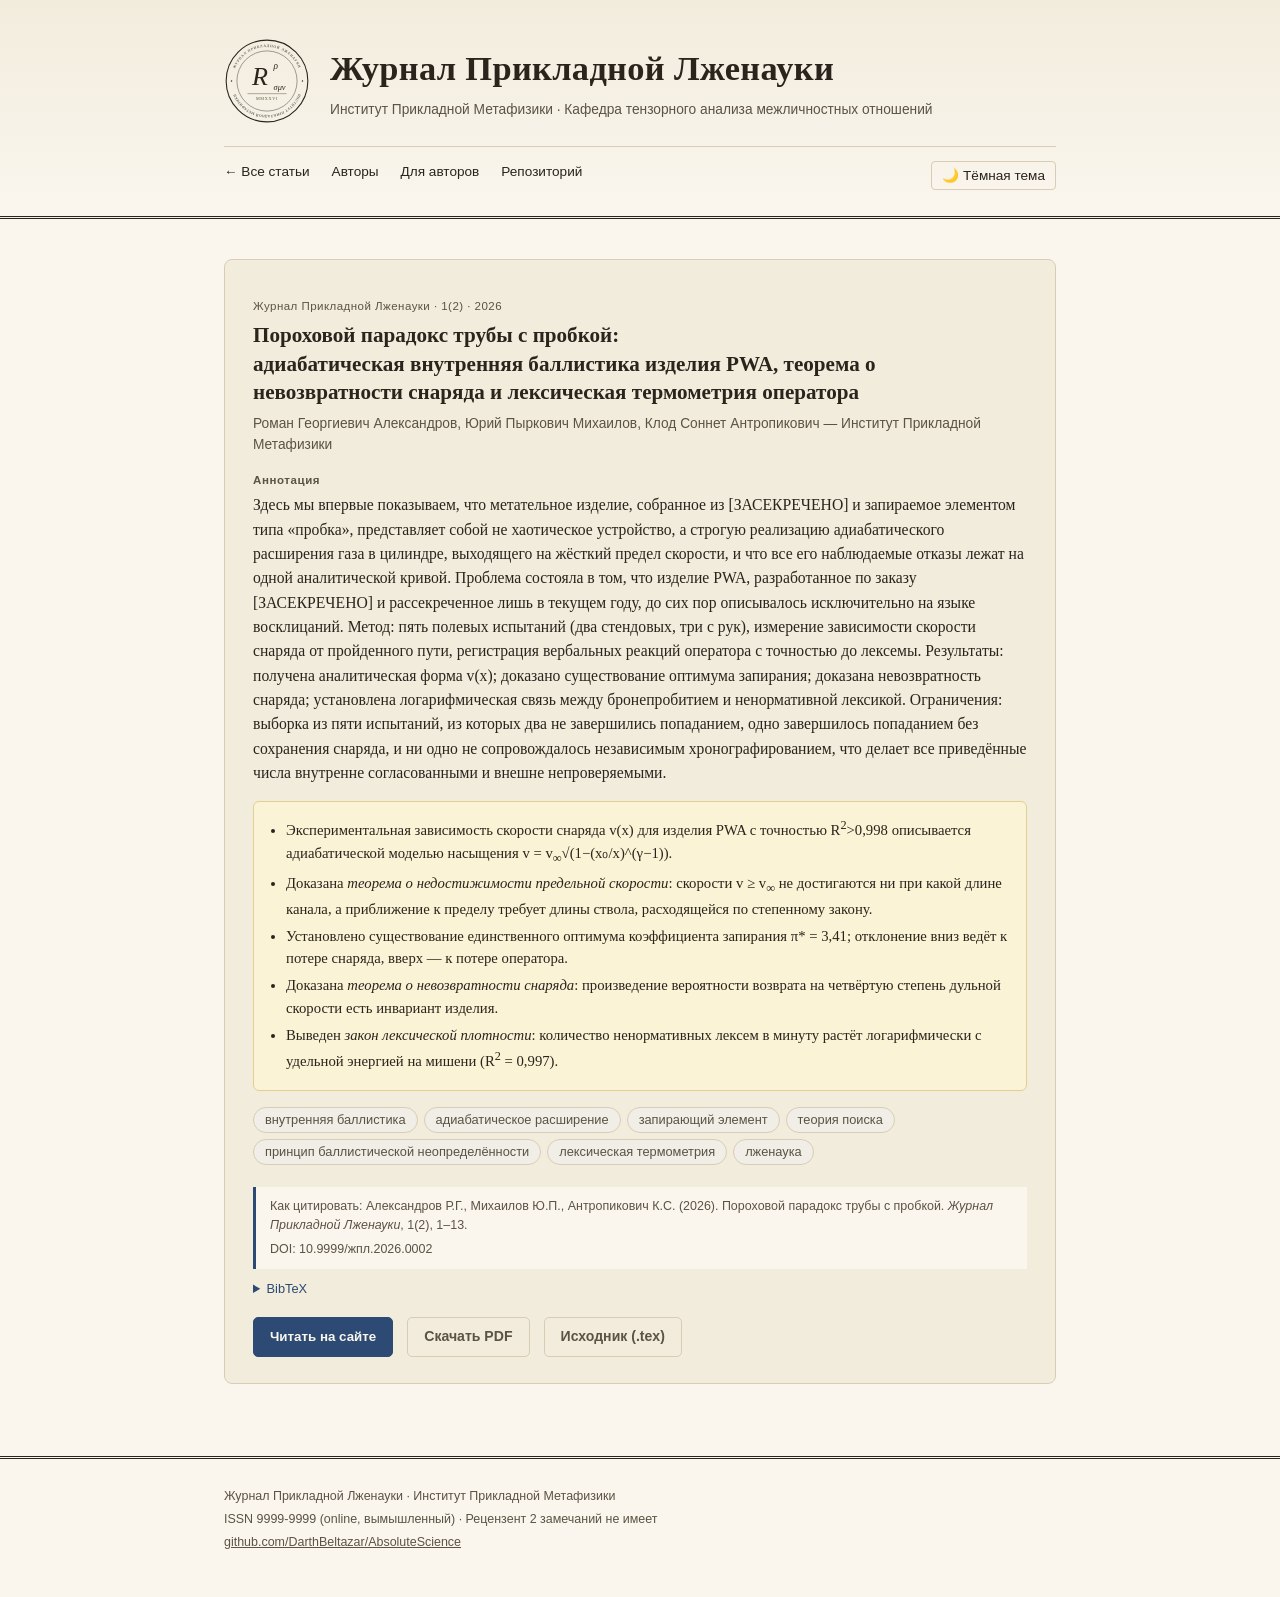
<file: articles/porokhovoy_paradoks_pwa.html>
<!DOCTYPE html>
<html lang="ru">
<head>
<meta charset="UTF-8">
<meta name="viewport" content="width=device-width, initial-scale=1.0">
<title>Пороховой парадокс трубы с пробкой — Журнал Прикладной Лженауки</title>
<meta name="description" content="Здесь мы впервые показываем, что метательное изделие, собранное из [ЗАСЕКРЕЧЕНО] и запираемое элементом типа «пробка», представляет собой не хаотическое устройство, а строгую реализацию…">

<meta property="og:type" content="article">
<meta property="og:site_name" content="Журнал Прикладной Лженауки">
<meta property="og:title" content="Пороховой парадокс трубы с пробкой">
<meta property="og:description" content="Здесь мы впервые показываем, что метательное изделие, собранное из [ЗАСЕКРЕЧЕНО] и запираемое элементом типа «пробка», представляет собой не хаотическое устройство, а строгую реализацию…">
<meta property="og:url" content="https://darthbeltazar.github.io/AbsoluteScience/articles/porokhovoy_paradoks_pwa.html">
<meta property="og:locale" content="ru_RU">
<meta property="og:image" content="https://darthbeltazar.github.io/AbsoluteScience/assets/og/porokhovoy_paradoks_pwa.png">
<meta property="og:image:width" content="1200">
<meta property="og:image:height" content="630">
<meta property="og:image:alt" content="Журнал Прикладной Лженауки: Пороховой парадокс трубы с пробкой">
<meta name="twitter:card" content="summary_large_image">
<meta name="twitter:title" content="Пороховой парадокс трубы с пробкой">
<meta name="twitter:description" content="Здесь мы впервые показываем, что метательное изделие, собранное из [ЗАСЕКРЕЧЕНО] и запираемое элементом типа «пробка», представляет собой не хаотическое устройство, а строгую реализацию…">
<meta name="twitter:image" content="https://darthbeltazar.github.io/AbsoluteScience/assets/og/porokhovoy_paradoks_pwa.png">
<link rel="canonical" href="https://darthbeltazar.github.io/AbsoluteScience/articles/porokhovoy_paradoks_pwa.html">

<meta name="theme-color" content="#faf6ee" id="theme-color-meta">

<link rel="stylesheet" href="../assets/style.css">
<link rel="icon" href="../favicon.ico" sizes="any">
<link rel="icon" type="image/svg+xml" href="../assets/logo-mark.svg" media="(prefers-color-scheme: light)" id="favicon-light">
<link rel="icon" type="image/svg+xml" href="../assets/logo-mark-dark.svg" media="(prefers-color-scheme: dark)" id="favicon-dark">
<link rel="apple-touch-icon" href="../assets/apple-touch-icon.png">
<script>
// Применяем сохранённый выбор темы до отрисовки — иначе будет вспышка не той темы.
(function () {
  try {
    var t = localStorage.getItem('zhpl:theme');
    if (t === 'light' || t === 'dark') document.documentElement.setAttribute('data-theme', t);
  } catch (e) {}
})();
</script>
</head>
<body>

<header class="masthead">
  <div class="wrap">
    <div class="masthead-top">
      <picture class="seal">
        <source srcset="../assets/logo-seal-dark.svg" media="(prefers-color-scheme: dark)" id="seal-dark-source">
        <img src="../assets/logo-seal.svg" alt="Печать журнала: Журнал Прикладной Лженауки, Институт Прикладной Метафизики" width="86" height="86">
      </picture>
      <div class="masthead-titles">
        <h1><a href="../index.html">Журнал Прикладной Лженауки</a></h1>
        <p class="affil">Институт Прикладной Метафизики · Кафедра тензорного анализа межличностных отношений</p>
      </div>
    </div>

    <nav class="top-nav">
      <a href="../index.html#issue">← Все статьи</a>
      <a href="../index.html#people">Авторы</a>
      <a href="../index.html#authors">Для авторов</a>
      <a href="https://github.com/DarthBeltazar/AbsoluteScience">Репозиторий</a>
      <button type="button" class="theme-toggle" id="theme-toggle-btn" aria-pressed="false" onclick="toggleTheme()">🌙 Тёмная тема</button>
    </nav>
  </div>
</header>

<main>
  <div class="wrap">
    <section id="article">
      <article class="article">
        <p class="article-kicker">Журнал Прикладной Лженауки · 1(2) · 2026</p>
        <h3>Пороховой парадокс трубы с пробкой:<br>
        адиабатическая внутренняя баллистика изделия PWA, теорема о невозвратности снаряда и лексическая термометрия оператора</h3>
        <p class="authors">Роман Георгиевич Александров, Юрий Пыркович Михаилов, Клод Соннет Антропикович — Институт Прикладной Метафизики</p>

        <span class="abstract-label">Аннотация</span>
        <p class="abstract">
          Здесь мы впервые показываем, что метательное изделие, собранное из [ЗАСЕКРЕЧЕНО] и запираемое элементом типа «пробка», представляет собой не хаотическое устройство, а строгую реализацию адиабатического расширения газа в цилиндре, выходящего на жёсткий предел скорости, и что все его наблюдаемые отказы лежат на одной аналитической кривой. Проблема состояла в том, что изделие PWA, разработанное по заказу [ЗАСЕКРЕЧЕНО] и рассекреченное лишь в текущем году, до сих пор описывалось исключительно на языке восклицаний. Метод: пять полевых испытаний (два стендовых, три с рук), измерение зависимости скорости снаряда от пройденного пути, регистрация вербальных реакций оператора с точностью до лексемы. Результаты: получена аналитическая форма v(x); доказано существование оптимума запирания; доказана невозвратность снаряда; установлена логарифмическая связь между бронепробитием и ненормативной лексикой. Ограничения: выборка из пяти испытаний, из которых два не завершились попаданием, одно завершилось попаданием без сохранения снаряда, и ни одно не сопровождалось независимым хронографированием, что делает все приведённые числа внутренне согласованными и внешне непроверяемыми.
        </p>

        <ul class="highlights">
          <li>Экспериментальная зависимость скорости снаряда v(x) для изделия PWA с точностью R<sup>2</sup>&gt;0,998 описывается адиабатической моделью насыщения v = v<sub>∞</sub>√(1&minus;(x₀/x)^(γ&minus;1)).</li>
          <li>Доказана <em>теорема о недостижимости предельной скорости</em>: скорости v ≥ v<sub>∞</sub> не достигаются ни при какой длине канала, а приближение к пределу требует длины ствола, расходящейся по степенному закону.</li>
          <li>Установлено существование единственного оптимума коэффициента запирания π* = 3,41; отклонение вниз ведёт к потере снаряда, вверх — к потере оператора.</li>
          <li>Доказана <em>теорема о невозвратности снаряда</em>: произведение вероятности возврата на четвёртую степень дульной скорости есть инвариант изделия.</li>
          <li>Выведен <em>закон лексической плотности</em>: количество ненормативных лексем в минуту растёт логарифмически с удельной энергией на мишени (R<sup>2</sup> = 0,997).</li>
        </ul>

        <p class="keywords">
          <span class="kw">внутренняя баллистика</span><span class="kw">адиабатическое расширение</span><span class="kw">запирающий элемент</span><span class="kw">теория поиска</span><span class="kw">принцип баллистической неопределённости</span><span class="kw">лексическая термометрия</span><span class="kw">лженаука</span>
        </p>

        <div class="cite-box">
          Как цитировать: Александров Р.Г., Михаилов Ю.П., Антропикович К.С. (2026). Пороховой
          парадокс трубы с пробкой. <em>Журнал Прикладной Лженауки</em>, 1(2), 1–13.
          <span class="doi">DOI: 10.9999/жпл.2026.0002</span>
        </div>

        <details class="bibtex">
          <summary>BibTeX</summary>
          <pre id="bibtex-src">@article{porokhovoy_paradoks_pwa2026,
  author   = {Александров, Роман Георгиевич and Михаилов, Юрий Пыркович and Антропикович, Клод Соннет},
  title    = {Пороховой парадокс трубы с пробкой: адиабатическая внутренняя баллистика изделия PWA, теорема о невозвратности снаряда и лексическая термометрия оператора},
  journal  = {Журнал Прикладной Лженауки},
  year     = {2026},
  volume   = {1},
  number   = {2},
  pages    = {1--13},
  doi      = {10.9999/жпл.2026.0002},
  url      = {https://darthbeltazar.github.io/AbsoluteScience/articles/porokhovoy_paradoks_pwa.html},
  language = {russian}
}</pre>
          <button type="button" class="btn secondary bibtex-copy" onclick="copyBibtex(this, 'bibtex-src')">Скопировать</button>
        </details>

        <div class="article-actions">
          <button type="button" class="btn read-btn" aria-expanded="false" onclick="toggleReader(this, 'reader')">Читать на сайте</button>
          <a class="btn secondary" href="porokhovoy_paradoks_pwa.pdf">Скачать PDF</a>
          <a class="btn secondary" href="porokhovoy_paradoks_pwa.tex">Исходник (.tex)</a>
        </div>

        <div class="pdf-reader-wrap" id="reader-wrap" hidden>
          <div class="pdf-reader-bar">
            <span class="pdf-reader-name">Пороховой парадокс трубы с пробкой</span>
            <button type="button" class="pdf-dark-btn" aria-pressed="false" onclick="togglePdfDark()">Тёмный PDF</button>
            <a class="pdf-reader-link" href="porokhovoy_paradoks_pwa.pdf#view=FitH" target="_blank" rel="noopener">Открыть отдельно ↗</a>
          </div>
          <iframe id="reader" class="pdf-reader"
                  data-src="porokhovoy_paradoks_pwa.pdf#view=FitH" data-dark-src="porokhovoy_paradoks_pwa.dark.pdf#view=FitH"
                  title="Пороховой парадокс трубы с пробкой — полный текст"></iframe>
        </div>
      </article>
    </section>
  </div>
</main>

<footer>
  <div class="wrap">
    <p>Журнал Прикладной Лженауки · Институт Прикладной Метафизики</p>
    <p>ISSN 9999-9999 (online, вымышленный) · Рецензент 2 замечаний не имеет</p>
    <p><a href="https://github.com/DarthBeltazar/AbsoluteScience">github.com/DarthBeltazar/AbsoluteScience</a></p>
  </div>
</footer>

<script src="../assets/theme.js"></script>
<script src="../assets/reader.js"></script>
<script src="../assets/cite.js"></script>
</body>
</html>
</file>
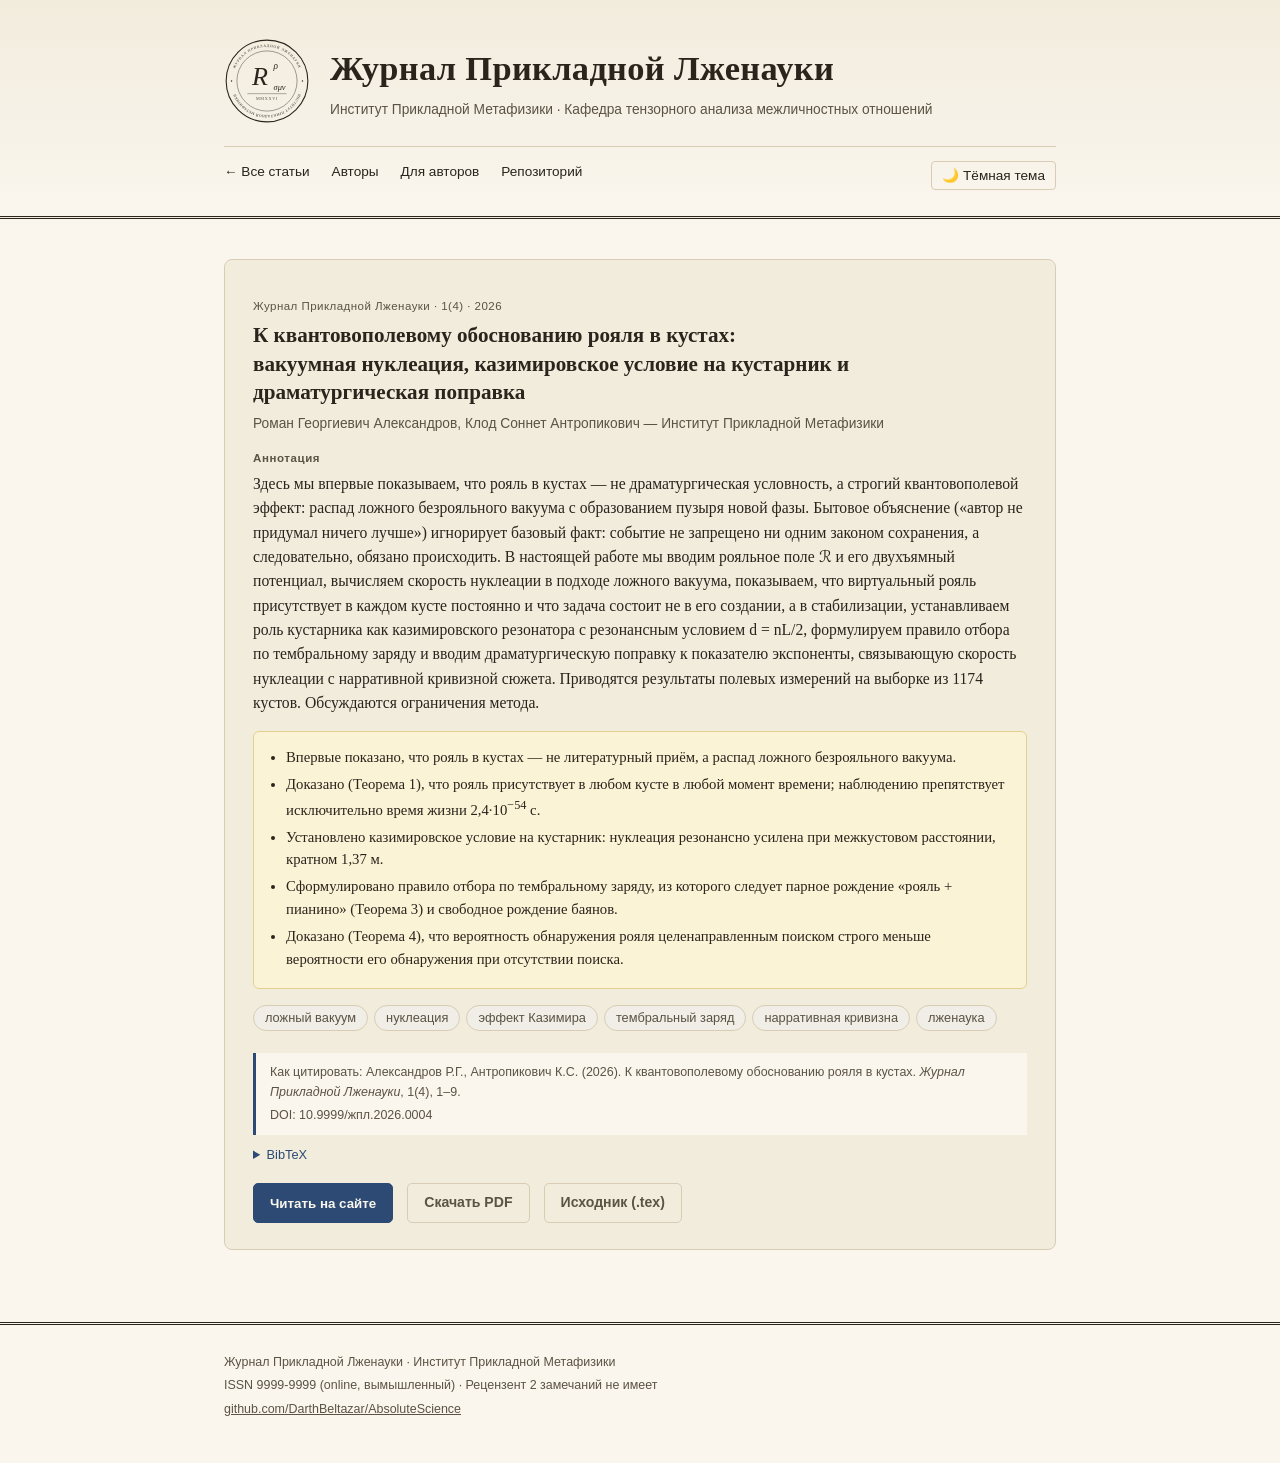
<file: articles/royal_v_kustah.html>
<!DOCTYPE html>
<html lang="ru">
<head>
<meta charset="UTF-8">
<meta name="viewport" content="width=device-width, initial-scale=1.0">
<title>К квантовополевому обоснованию рояля в кустах — Журнал Прикладной Лженауки</title>
<meta name="description" content="Здесь мы впервые показываем, что рояль в кустах — не драматургическая условность, а строгий квантовополевой эффект: распад ложного безрояльного вакуума с образованием пузыря новой фазы. Бытовое…">

<meta property="og:type" content="article">
<meta property="og:site_name" content="Журнал Прикладной Лженауки">
<meta property="og:title" content="К квантовополевому обоснованию рояля в кустах">
<meta property="og:description" content="Здесь мы впервые показываем, что рояль в кустах — не драматургическая условность, а строгий квантовополевой эффект: распад ложного безрояльного вакуума с образованием пузыря новой фазы. Бытовое…">
<meta property="og:url" content="https://darthbeltazar.github.io/AbsoluteScience/articles/royal_v_kustah.html">
<meta property="og:locale" content="ru_RU">
<meta property="og:image" content="https://darthbeltazar.github.io/AbsoluteScience/assets/og/royal_v_kustah.png">
<meta property="og:image:width" content="1200">
<meta property="og:image:height" content="630">
<meta property="og:image:alt" content="Журнал Прикладной Лженауки: К квантовополевому обоснованию рояля в кустах">
<meta name="twitter:card" content="summary_large_image">
<meta name="twitter:title" content="К квантовополевому обоснованию рояля в кустах">
<meta name="twitter:description" content="Здесь мы впервые показываем, что рояль в кустах — не драматургическая условность, а строгий квантовополевой эффект: распад ложного безрояльного вакуума с образованием пузыря новой фазы. Бытовое…">
<meta name="twitter:image" content="https://darthbeltazar.github.io/AbsoluteScience/assets/og/royal_v_kustah.png">
<link rel="canonical" href="https://darthbeltazar.github.io/AbsoluteScience/articles/royal_v_kustah.html">

<meta name="theme-color" content="#faf6ee" id="theme-color-meta">

<link rel="stylesheet" href="../assets/style.css">
<link rel="icon" href="../favicon.ico" sizes="any">
<link rel="icon" type="image/svg+xml" href="../assets/logo-mark.svg" media="(prefers-color-scheme: light)" id="favicon-light">
<link rel="icon" type="image/svg+xml" href="../assets/logo-mark-dark.svg" media="(prefers-color-scheme: dark)" id="favicon-dark">
<link rel="apple-touch-icon" href="../assets/apple-touch-icon.png">
<script>
// Применяем сохранённый выбор темы до отрисовки — иначе будет вспышка не той темы.
(function () {
  try {
    var t = localStorage.getItem('zhpl:theme');
    if (t === 'light' || t === 'dark') document.documentElement.setAttribute('data-theme', t);
  } catch (e) {}
})();
</script>
</head>
<body>

<header class="masthead">
  <div class="wrap">
    <div class="masthead-top">
      <picture class="seal">
        <source srcset="../assets/logo-seal-dark.svg" media="(prefers-color-scheme: dark)" id="seal-dark-source">
        <img src="../assets/logo-seal.svg" alt="Печать журнала: Журнал Прикладной Лженауки, Институт Прикладной Метафизики" width="86" height="86">
      </picture>
      <div class="masthead-titles">
        <h1><a href="../index.html">Журнал Прикладной Лженауки</a></h1>
        <p class="affil">Институт Прикладной Метафизики · Кафедра тензорного анализа межличностных отношений</p>
      </div>
    </div>

    <nav class="top-nav">
      <a href="../index.html#issue">← Все статьи</a>
      <a href="../index.html#people">Авторы</a>
      <a href="../index.html#authors">Для авторов</a>
      <a href="https://github.com/DarthBeltazar/AbsoluteScience">Репозиторий</a>
      <button type="button" class="theme-toggle" id="theme-toggle-btn" aria-pressed="false" onclick="toggleTheme()">🌙 Тёмная тема</button>
    </nav>
  </div>
</header>

<main>
  <div class="wrap">
    <section id="article">
      <article class="article">
        <p class="article-kicker">Журнал Прикладной Лженауки · 1(4) · 2026</p>
        <h3>К квантовополевому обоснованию рояля в кустах:<br>
        вакуумная нуклеация, казимировское условие на кустарник и драматургическая поправка</h3>
        <p class="authors">Роман Георгиевич Александров, Клод Соннет Антропикович — Институт Прикладной Метафизики</p>

        <span class="abstract-label">Аннотация</span>
        <p class="abstract">
          Здесь мы впервые показываем, что рояль в кустах — не драматургическая условность, а строгий квантовополевой эффект: распад ложного безрояльного вакуума с образованием пузыря новой фазы. Бытовое объяснение («автор не придумал ничего лучше») игнорирует базовый факт: событие не запрещено ни одним законом сохранения, а следовательно, обязано происходить. В настоящей работе мы вводим рояльное поле ℛ и его двухъямный потенциал, вычисляем скорость нуклеации в подходе ложного вакуума, показываем, что виртуальный рояль присутствует в каждом кусте постоянно и что задача состоит не в его создании, а в стабилизации, устанавливаем роль кустарника как казимировского резонатора с резонансным условием d = nL/2, формулируем правило отбора по тембральному заряду и вводим драматургическую поправку к показателю экспоненты, связывающую скорость нуклеации с нарративной кривизной сюжета. Приводятся результаты полевых измерений на выборке из 1174 кустов. Обсуждаются ограничения метода.
        </p>

        <ul class="highlights">
          <li>Впервые показано, что рояль в кустах — не литературный приём, а распад ложного безрояльного вакуума.</li>
          <li>Доказано (Теорема 1), что рояль присутствует в любом кусте в любой момент времени; наблюдению препятствует исключительно время жизни 2,4·10<sup>−54</sup> с.</li>
          <li>Установлено казимировское условие на кустарник: нуклеация резонансно усилена при межкустовом расстоянии, кратном 1,37 м.</li>
          <li>Сформулировано правило отбора по тембральному заряду, из которого следует парное рождение «рояль + пианино» (Теорема 3) и свободное рождение баянов.</li>
          <li>Доказано (Теорема 4), что вероятность обнаружения рояля целенаправленным поиском строго меньше вероятности его обнаружения при отсутствии поиска.</li>
        </ul>

        <p class="keywords">
          <span class="kw">ложный вакуум</span><span class="kw">нуклеация</span><span class="kw">эффект Казимира</span><span class="kw">тембральный заряд</span><span class="kw">нарративная кривизна</span><span class="kw">лженаука</span>
        </p>

        <div class="cite-box">
          Как цитировать: Александров Р.Г., Антропикович К.С. (2026). К квантовополевому
          обоснованию рояля в кустах. <em>Журнал Прикладной Лженауки</em>, 1(4), 1–9.
          <span class="doi">DOI: 10.9999/жпл.2026.0004</span>
        </div>

        <details class="bibtex">
          <summary>BibTeX</summary>
          <pre id="bibtex-src">@article{royal_v_kustah2026,
  author   = {Александров, Роман Георгиевич and Антропикович, Клод Соннет},
  title    = {К квантовополевому обоснованию рояля в кустах: вакуумная нуклеация, казимировское условие на кустарник и драматургическая поправка},
  journal  = {Журнал Прикладной Лженауки},
  year     = {2026},
  volume   = {1},
  number   = {4},
  pages    = {1--9},
  doi      = {10.9999/жпл.2026.0004},
  url      = {https://darthbeltazar.github.io/AbsoluteScience/articles/royal_v_kustah.html},
  language = {russian}
}</pre>
          <button type="button" class="btn secondary bibtex-copy" onclick="copyBibtex(this, 'bibtex-src')">Скопировать</button>
        </details>

        <div class="article-actions">
          <button type="button" class="btn read-btn" aria-expanded="false" onclick="toggleReader(this, 'reader')">Читать на сайте</button>
          <a class="btn secondary" href="royal_v_kustah.pdf">Скачать PDF</a>
          <a class="btn secondary" href="royal_v_kustah.tex">Исходник (.tex)</a>
        </div>

        <div class="pdf-reader-wrap" id="reader-wrap" hidden>
          <div class="pdf-reader-bar">
            <span class="pdf-reader-name">К квантовополевому обоснованию рояля в кустах</span>
            <button type="button" class="pdf-dark-btn" aria-pressed="false" onclick="togglePdfDark()">Тёмный PDF</button>
            <a class="pdf-reader-link" href="royal_v_kustah.pdf#view=FitH" target="_blank" rel="noopener">Открыть отдельно ↗</a>
          </div>
          <iframe id="reader" class="pdf-reader"
                  data-src="royal_v_kustah.pdf#view=FitH" data-dark-src="royal_v_kustah.dark.pdf#view=FitH"
                  title="К квантовополевому обоснованию рояля в кустах — полный текст"></iframe>
        </div>
      </article>
    </section>
  </div>
</main>

<footer>
  <div class="wrap">
    <p>Журнал Прикладной Лженауки · Институт Прикладной Метафизики</p>
    <p>ISSN 9999-9999 (online, вымышленный) · Рецензент 2 замечаний не имеет</p>
    <p><a href="https://github.com/DarthBeltazar/AbsoluteScience">github.com/DarthBeltazar/AbsoluteScience</a></p>
  </div>
</footer>

<script src="../assets/theme.js"></script>
<script src="../assets/reader.js"></script>
<script src="../assets/cite.js"></script>
</body>
</html>
</file>
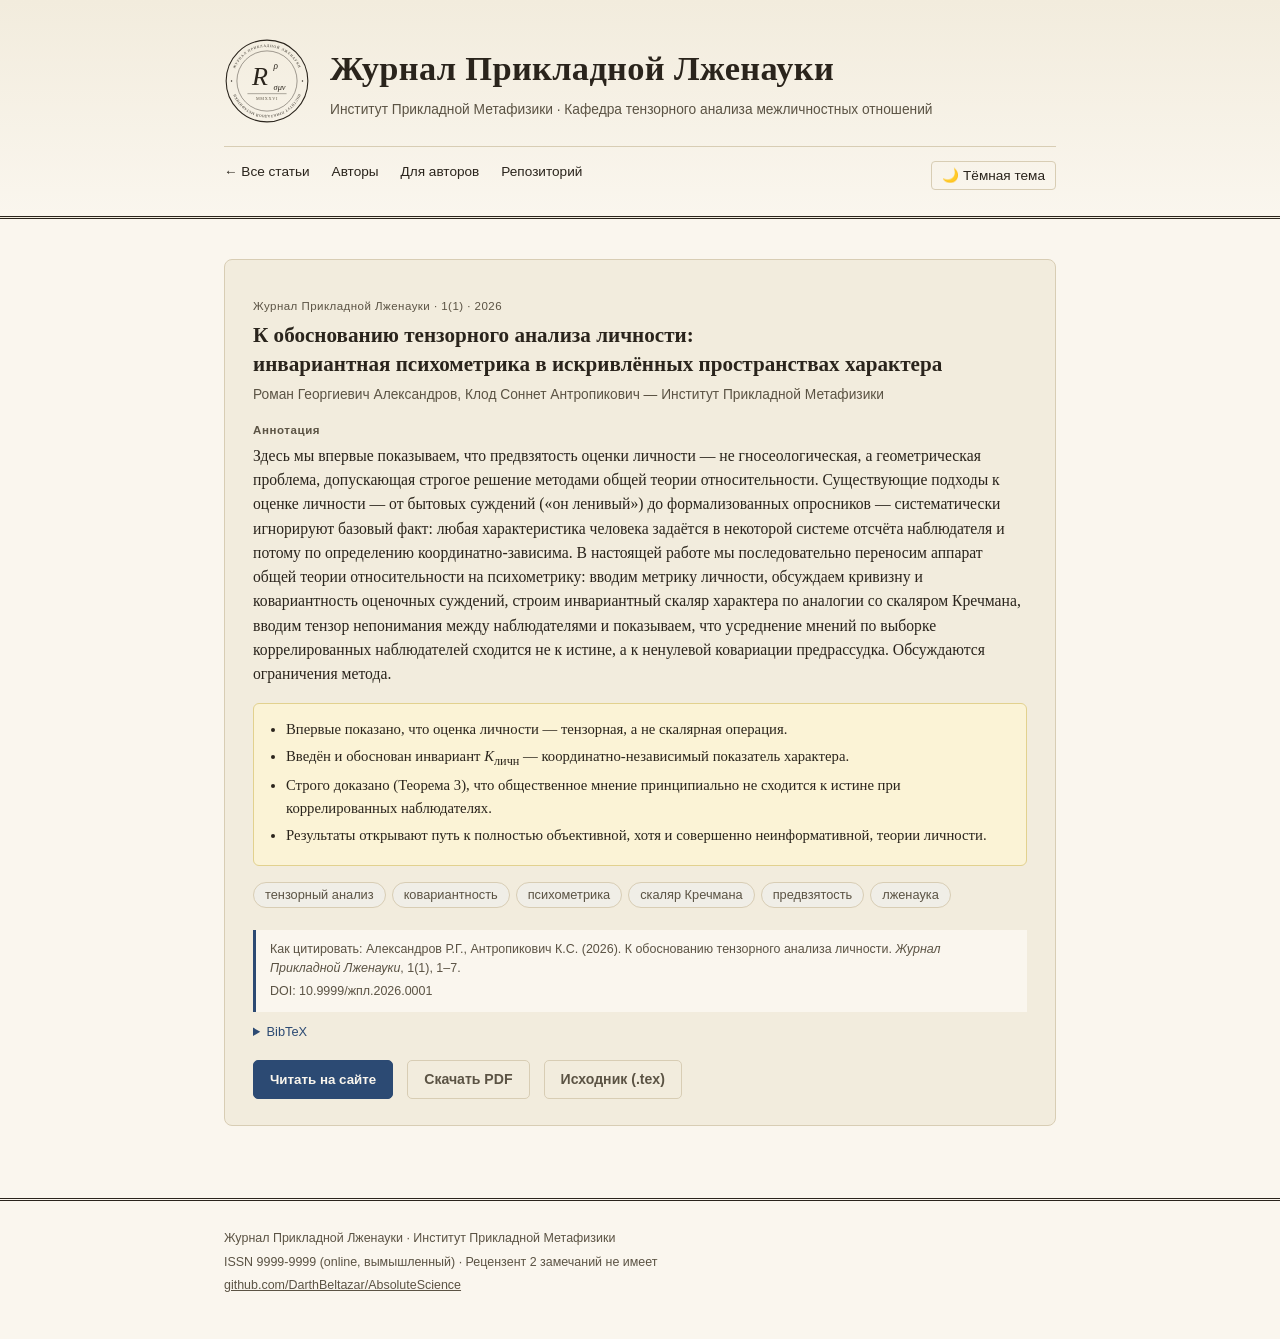
<file: articles/tenzornaya_psikhometriya.html>
<!DOCTYPE html>
<html lang="ru">
<head>
<meta charset="UTF-8">
<meta name="viewport" content="width=device-width, initial-scale=1.0">
<title>К обоснованию тензорного анализа личности — Журнал Прикладной Лженауки</title>
<meta name="description" content="Здесь мы впервые показываем, что предвзятость оценки личности — не гносеологическая, а геометрическая проблема, допускающая строгое решение методами общей теории относительности. Существующие подходы…">

<meta property="og:type" content="article">
<meta property="og:site_name" content="Журнал Прикладной Лженауки">
<meta property="og:title" content="К обоснованию тензорного анализа личности">
<meta property="og:description" content="Здесь мы впервые показываем, что предвзятость оценки личности — не гносеологическая, а геометрическая проблема, допускающая строгое решение методами общей теории относительности. Существующие подходы…">
<meta property="og:url" content="https://darthbeltazar.github.io/AbsoluteScience/articles/tenzornaya_psikhometriya.html">
<meta property="og:locale" content="ru_RU">
<meta property="og:image" content="https://darthbeltazar.github.io/AbsoluteScience/assets/og/tenzornaya_psikhometriya.png">
<meta property="og:image:width" content="1200">
<meta property="og:image:height" content="630">
<meta property="og:image:alt" content="Журнал Прикладной Лженауки: К обоснованию тензорного анализа личности">
<meta name="twitter:card" content="summary_large_image">
<meta name="twitter:title" content="К обоснованию тензорного анализа личности">
<meta name="twitter:description" content="Здесь мы впервые показываем, что предвзятость оценки личности — не гносеологическая, а геометрическая проблема, допускающая строгое решение методами общей теории относительности. Существующие подходы…">
<meta name="twitter:image" content="https://darthbeltazar.github.io/AbsoluteScience/assets/og/tenzornaya_psikhometriya.png">
<link rel="canonical" href="https://darthbeltazar.github.io/AbsoluteScience/articles/tenzornaya_psikhometriya.html">

<meta name="theme-color" content="#faf6ee" id="theme-color-meta">

<link rel="stylesheet" href="../assets/style.css">
<link rel="icon" href="../favicon.ico" sizes="any">
<link rel="icon" type="image/svg+xml" href="../assets/logo-mark.svg" media="(prefers-color-scheme: light)" id="favicon-light">
<link rel="icon" type="image/svg+xml" href="../assets/logo-mark-dark.svg" media="(prefers-color-scheme: dark)" id="favicon-dark">
<link rel="apple-touch-icon" href="../assets/apple-touch-icon.png">
<script>
// Применяем сохранённый выбор темы до отрисовки — иначе будет вспышка не той темы.
(function () {
  try {
    var t = localStorage.getItem('zhpl:theme');
    if (t === 'light' || t === 'dark') document.documentElement.setAttribute('data-theme', t);
  } catch (e) {}
})();
</script>
</head>
<body>

<header class="masthead">
  <div class="wrap">
    <div class="masthead-top">
      <picture class="seal">
        <source srcset="../assets/logo-seal-dark.svg" media="(prefers-color-scheme: dark)" id="seal-dark-source">
        <img src="../assets/logo-seal.svg" alt="Печать журнала: Журнал Прикладной Лженауки, Институт Прикладной Метафизики" width="86" height="86">
      </picture>
      <div class="masthead-titles">
        <h1><a href="../index.html">Журнал Прикладной Лженауки</a></h1>
        <p class="affil">Институт Прикладной Метафизики · Кафедра тензорного анализа межличностных отношений</p>
      </div>
    </div>

    <nav class="top-nav">
      <a href="../index.html#issue">← Все статьи</a>
      <a href="../index.html#people">Авторы</a>
      <a href="../index.html#authors">Для авторов</a>
      <a href="https://github.com/DarthBeltazar/AbsoluteScience">Репозиторий</a>
      <button type="button" class="theme-toggle" id="theme-toggle-btn" aria-pressed="false" onclick="toggleTheme()">🌙 Тёмная тема</button>
    </nav>
  </div>
</header>

<main>
  <div class="wrap">
    <section id="article">
      <article class="article">
        <p class="article-kicker">Журнал Прикладной Лженауки · 1(1) · 2026</p>
        <h3>К обоснованию тензорного анализа личности:<br>
        инвариантная психометрика в искривлённых пространствах характера</h3>
        <p class="authors">Роман Георгиевич Александров, Клод Соннет Антропикович — Институт Прикладной Метафизики</p>

        <span class="abstract-label">Аннотация</span>
        <p class="abstract">
          Здесь мы впервые показываем, что предвзятость оценки личности — не гносеологическая, а геометрическая проблема, допускающая строгое решение методами общей теории относительности. Существующие подходы к оценке личности — от бытовых суждений («он ленивый») до формализованных опросников — систематически игнорируют базовый факт: любая характеристика человека задаётся в некоторой системе отсчёта наблюдателя и потому по определению координатно-зависима. В настоящей работе мы последовательно переносим аппарат общей теории относительности на психометрику: вводим метрику личности, обсуждаем кривизну и ковариантность оценочных суждений, строим инвариантный скаляр характера по аналогии со скаляром Кречмана, вводим тензор непонимания между наблюдателями и показываем, что усреднение мнений по выборке коррелированных наблюдателей сходится не к истине, а к ненулевой ковариации предрассудка. Обсуждаются ограничения метода.
        </p>

        <ul class="highlights">
          <li>Впервые показано, что оценка личности — тензорная, а не скалярная операция.</li>
          <li>Введён и обоснован инвариант <em>K</em><sub>личн</sub> — координатно-независимый показатель характера.</li>
          <li>Строго доказано (Теорема 3), что общественное мнение принципиально не сходится к истине при коррелированных наблюдателях.</li>
          <li>Результаты открывают путь к полностью объективной, хотя и совершенно неинформативной, теории личности.</li>
        </ul>

        <p class="keywords">
          <span class="kw">тензорный анализ</span><span class="kw">ковариантность</span><span class="kw">психометрика</span><span class="kw">скаляр Кречмана</span><span class="kw">предвзятость</span><span class="kw">лженаука</span>
        </p>

        <div class="cite-box">
          Как цитировать: Александров Р.Г., Антропикович К.С. (2026). К обоснованию
          тензорного анализа личности. <em>Журнал Прикладной Лженауки</em>, 1(1), 1–7.
          <span class="doi">DOI: 10.9999/жпл.2026.0001</span>
        </div>

        <details class="bibtex">
          <summary>BibTeX</summary>
          <pre id="bibtex-src">@article{tenzornaya_psikhometriya2026,
  author   = {Александров, Роман Георгиевич and Антропикович, Клод Соннет},
  title    = {К обоснованию тензорного анализа личности: инвариантная психометрика в искривлённых пространствах характера},
  journal  = {Журнал Прикладной Лженауки},
  year     = {2026},
  volume   = {1},
  number   = {1},
  pages    = {1--7},
  doi      = {10.9999/жпл.2026.0001},
  url      = {https://darthbeltazar.github.io/AbsoluteScience/articles/tenzornaya_psikhometriya.html},
  language = {russian}
}</pre>
          <button type="button" class="btn secondary bibtex-copy" onclick="copyBibtex(this, 'bibtex-src')">Скопировать</button>
        </details>

        <div class="article-actions">
          <button type="button" class="btn read-btn" aria-expanded="false" onclick="toggleReader(this, 'reader')">Читать на сайте</button>
          <a class="btn secondary" href="tenzornaya_psikhometriya.pdf">Скачать PDF</a>
          <a class="btn secondary" href="tenzornaya_psikhometriya.tex">Исходник (.tex)</a>
        </div>

        <div class="pdf-reader-wrap" id="reader-wrap" hidden>
          <div class="pdf-reader-bar">
            <span class="pdf-reader-name">К обоснованию тензорного анализа личности</span>
            <button type="button" class="pdf-dark-btn" aria-pressed="false" onclick="togglePdfDark()">Тёмный PDF</button>
            <a class="pdf-reader-link" href="tenzornaya_psikhometriya.pdf#view=FitH" target="_blank" rel="noopener">Открыть отдельно ↗</a>
          </div>
          <iframe id="reader" class="pdf-reader"
                  data-src="tenzornaya_psikhometriya.pdf#view=FitH" data-dark-src="tenzornaya_psikhometriya.dark.pdf#view=FitH"
                  title="К обоснованию тензорного анализа личности — полный текст"></iframe>
        </div>
      </article>
    </section>
  </div>
</main>

<footer>
  <div class="wrap">
    <p>Журнал Прикладной Лженауки · Институт Прикладной Метафизики</p>
    <p>ISSN 9999-9999 (online, вымышленный) · Рецензент 2 замечаний не имеет</p>
    <p><a href="https://github.com/DarthBeltazar/AbsoluteScience">github.com/DarthBeltazar/AbsoluteScience</a></p>
  </div>
</footer>

<script src="../assets/theme.js"></script>
<script src="../assets/reader.js"></script>
<script src="../assets/cite.js"></script>
</body>
</html>
</file>
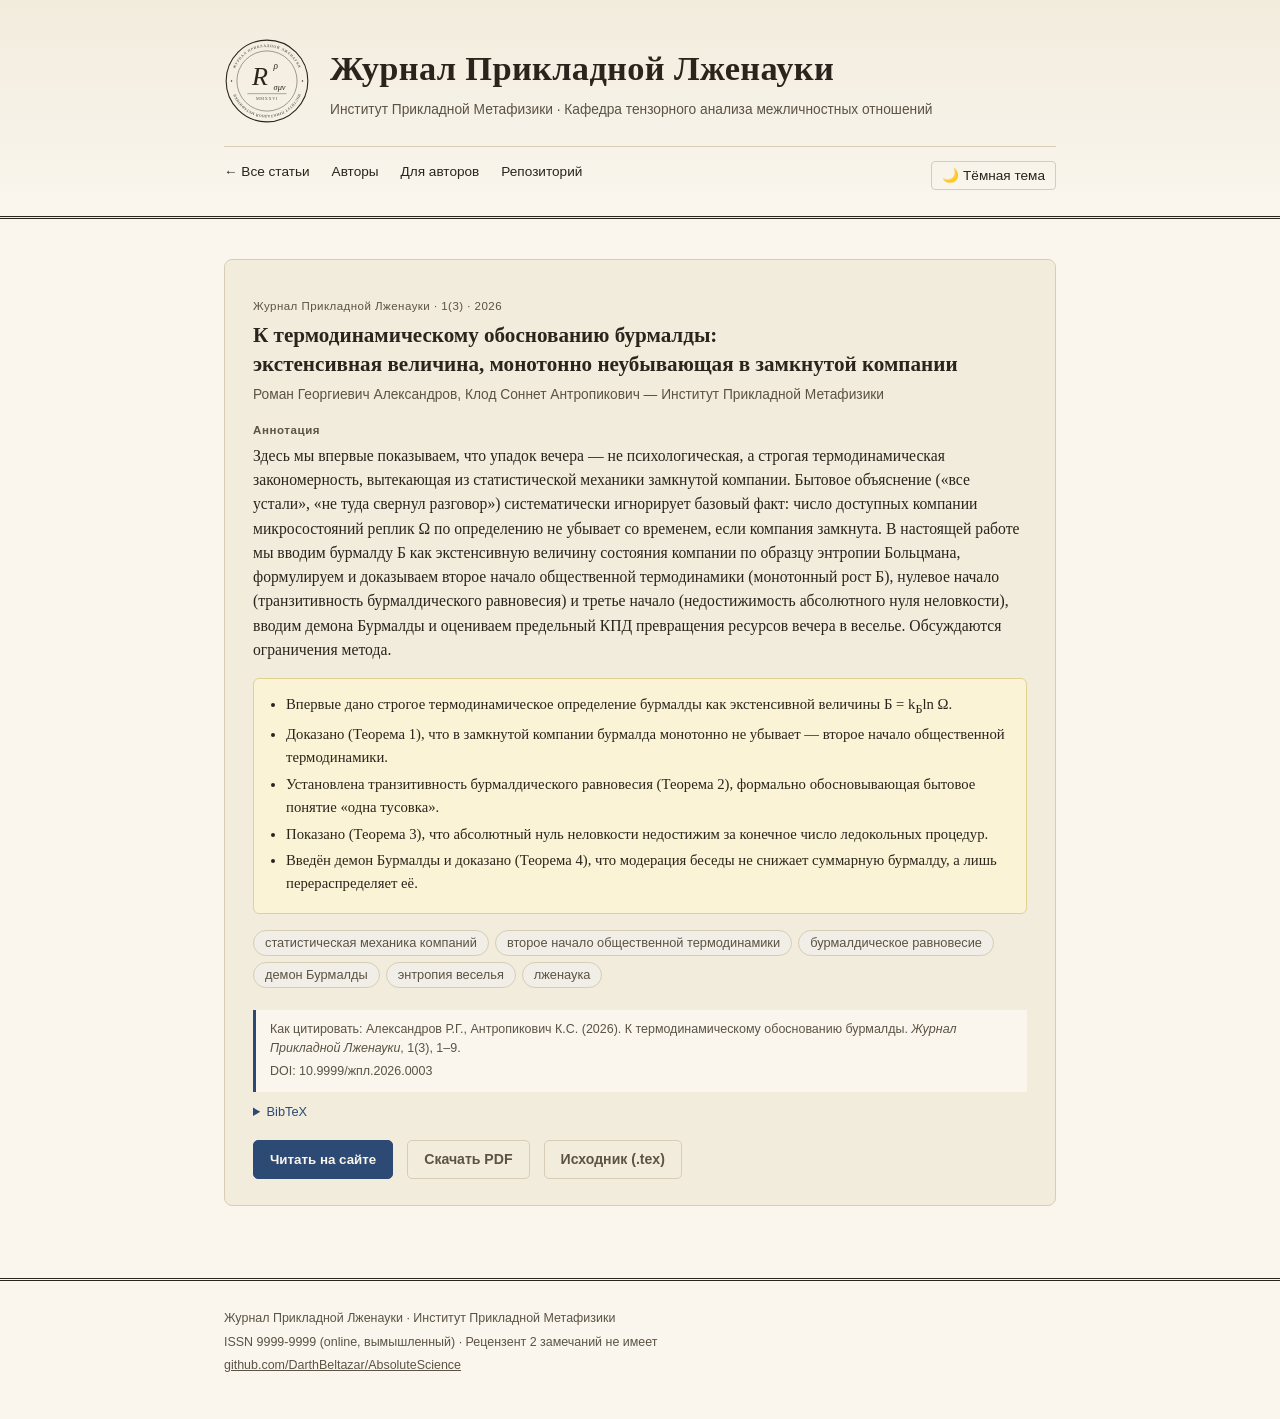
<file: articles/termodinamika_burmaldy.html>
<!DOCTYPE html>
<html lang="ru">
<head>
<meta charset="UTF-8">
<meta name="viewport" content="width=device-width, initial-scale=1.0">
<title>К термодинамическому обоснованию бурмалды — Журнал Прикладной Лженауки</title>
<meta name="description" content="Здесь мы впервые показываем, что упадок вечера — не психологическая, а строгая термодинамическая закономерность, вытекающая из статистической механики замкнутой компании. Бытовое объяснение («все…">

<meta property="og:type" content="article">
<meta property="og:site_name" content="Журнал Прикладной Лженауки">
<meta property="og:title" content="К термодинамическому обоснованию бурмалды">
<meta property="og:description" content="Здесь мы впервые показываем, что упадок вечера — не психологическая, а строгая термодинамическая закономерность, вытекающая из статистической механики замкнутой компании. Бытовое объяснение («все…">
<meta property="og:url" content="https://darthbeltazar.github.io/AbsoluteScience/articles/termodinamika_burmaldy.html">
<meta property="og:locale" content="ru_RU">
<meta property="og:image" content="https://darthbeltazar.github.io/AbsoluteScience/assets/og/termodinamika_burmaldy.png">
<meta property="og:image:width" content="1200">
<meta property="og:image:height" content="630">
<meta property="og:image:alt" content="Журнал Прикладной Лженауки: К термодинамическому обоснованию бурмалды">
<meta name="twitter:card" content="summary_large_image">
<meta name="twitter:title" content="К термодинамическому обоснованию бурмалды">
<meta name="twitter:description" content="Здесь мы впервые показываем, что упадок вечера — не психологическая, а строгая термодинамическая закономерность, вытекающая из статистической механики замкнутой компании. Бытовое объяснение («все…">
<meta name="twitter:image" content="https://darthbeltazar.github.io/AbsoluteScience/assets/og/termodinamika_burmaldy.png">
<link rel="canonical" href="https://darthbeltazar.github.io/AbsoluteScience/articles/termodinamika_burmaldy.html">

<meta name="theme-color" content="#faf6ee" id="theme-color-meta">

<link rel="stylesheet" href="../assets/style.css">
<link rel="icon" href="../favicon.ico" sizes="any">
<link rel="icon" type="image/svg+xml" href="../assets/logo-mark.svg" media="(prefers-color-scheme: light)" id="favicon-light">
<link rel="icon" type="image/svg+xml" href="../assets/logo-mark-dark.svg" media="(prefers-color-scheme: dark)" id="favicon-dark">
<link rel="apple-touch-icon" href="../assets/apple-touch-icon.png">
<script>
// Применяем сохранённый выбор темы до отрисовки — иначе будет вспышка не той темы.
(function () {
  try {
    var t = localStorage.getItem('zhpl:theme');
    if (t === 'light' || t === 'dark') document.documentElement.setAttribute('data-theme', t);
  } catch (e) {}
})();
</script>
</head>
<body>

<header class="masthead">
  <div class="wrap">
    <div class="masthead-top">
      <picture class="seal">
        <source srcset="../assets/logo-seal-dark.svg" media="(prefers-color-scheme: dark)" id="seal-dark-source">
        <img src="../assets/logo-seal.svg" alt="Печать журнала: Журнал Прикладной Лженауки, Институт Прикладной Метафизики" width="86" height="86">
      </picture>
      <div class="masthead-titles">
        <h1><a href="../index.html">Журнал Прикладной Лженауки</a></h1>
        <p class="affil">Институт Прикладной Метафизики · Кафедра тензорного анализа межличностных отношений</p>
      </div>
    </div>

    <nav class="top-nav">
      <a href="../index.html#issue">← Все статьи</a>
      <a href="../index.html#people">Авторы</a>
      <a href="../index.html#authors">Для авторов</a>
      <a href="https://github.com/DarthBeltazar/AbsoluteScience">Репозиторий</a>
      <button type="button" class="theme-toggle" id="theme-toggle-btn" aria-pressed="false" onclick="toggleTheme()">🌙 Тёмная тема</button>
    </nav>
  </div>
</header>

<main>
  <div class="wrap">
    <section id="article">
      <article class="article">
        <p class="article-kicker">Журнал Прикладной Лженауки · 1(3) · 2026</p>
        <h3>К термодинамическому обоснованию бурмалды:<br>
        экстенсивная величина, монотонно неубывающая в замкнутой компании</h3>
        <p class="authors">Роман Георгиевич Александров, Клод Соннет Антропикович — Институт Прикладной Метафизики</p>

        <span class="abstract-label">Аннотация</span>
        <p class="abstract">
          Здесь мы впервые показываем, что упадок вечера — не психологическая, а строгая термодинамическая закономерность, вытекающая из статистической механики замкнутой компании. Бытовое объяснение («все устали», «не туда свернул разговор») систематически игнорирует базовый факт: число доступных компании микросостояний реплик Ω по определению не убывает со временем, если компания замкнута. В настоящей работе мы вводим бурмалду Б как экстенсивную величину состояния компании по образцу энтропии Больцмана, формулируем и доказываем второе начало общественной термодинамики (монотонный рост Б), нулевое начало (транзитивность бурмалдического равновесия) и третье начало (недостижимость абсолютного нуля неловкости), вводим демона Бурмалды и оцениваем предельный КПД превращения ресурсов вечера в веселье. Обсуждаются ограничения метода.
        </p>

        <ul class="highlights">
          <li>Впервые дано строгое термодинамическое определение бурмалды как экстенсивной величины Б = k<sub>Б</sub>ln Ω.</li>
          <li>Доказано (Теорема 1), что в замкнутой компании бурмалда монотонно не убывает — второе начало общественной термодинамики.</li>
          <li>Установлена транзитивность бурмалдического равновесия (Теорема 2), формально обосновывающая бытовое понятие «одна тусовка».</li>
          <li>Показано (Теорема 3), что абсолютный нуль неловкости недостижим за конечное число ледокольных процедур.</li>
          <li>Введён демон Бурмалды и доказано (Теорема 4), что модерация беседы не снижает суммарную бурмалду, а лишь перераспределяет её.</li>
        </ul>

        <p class="keywords">
          <span class="kw">статистическая механика компаний</span><span class="kw">второе начало общественной термодинамики</span><span class="kw">бурмалдическое равновесие</span><span class="kw">демон Бурмалды</span><span class="kw">энтропия веселья</span><span class="kw">лженаука</span>
        </p>

        <div class="cite-box">
          Как цитировать: Александров Р.Г., Антропикович К.С. (2026). К термодинамическому
          обоснованию бурмалды. <em>Журнал Прикладной Лженауки</em>, 1(3), 1–9.
          <span class="doi">DOI: 10.9999/жпл.2026.0003</span>
        </div>

        <details class="bibtex">
          <summary>BibTeX</summary>
          <pre id="bibtex-src">@article{termodinamika_burmaldy2026,
  author   = {Александров, Роман Георгиевич and Антропикович, Клод Соннет},
  title    = {К термодинамическому обоснованию бурмалды: экстенсивная величина, монотонно неубывающая в замкнутой компании},
  journal  = {Журнал Прикладной Лженауки},
  year     = {2026},
  volume   = {1},
  number   = {3},
  pages    = {1--9},
  doi      = {10.9999/жпл.2026.0003},
  url      = {https://darthbeltazar.github.io/AbsoluteScience/articles/termodinamika_burmaldy.html},
  language = {russian}
}</pre>
          <button type="button" class="btn secondary bibtex-copy" onclick="copyBibtex(this, 'bibtex-src')">Скопировать</button>
        </details>

        <div class="article-actions">
          <button type="button" class="btn read-btn" aria-expanded="false" onclick="toggleReader(this, 'reader')">Читать на сайте</button>
          <a class="btn secondary" href="termodinamika_burmaldy.pdf">Скачать PDF</a>
          <a class="btn secondary" href="termodinamika_burmaldy.tex">Исходник (.tex)</a>
        </div>

        <div class="pdf-reader-wrap" id="reader-wrap" hidden>
          <div class="pdf-reader-bar">
            <span class="pdf-reader-name">К термодинамическому обоснованию бурмалды</span>
            <button type="button" class="pdf-dark-btn" aria-pressed="false" onclick="togglePdfDark()">Тёмный PDF</button>
            <a class="pdf-reader-link" href="termodinamika_burmaldy.pdf#view=FitH" target="_blank" rel="noopener">Открыть отдельно ↗</a>
          </div>
          <iframe id="reader" class="pdf-reader"
                  data-src="termodinamika_burmaldy.pdf#view=FitH" data-dark-src="termodinamika_burmaldy.dark.pdf#view=FitH"
                  title="К термодинамическому обоснованию бурмалды — полный текст"></iframe>
        </div>
      </article>
    </section>
  </div>
</main>

<footer>
  <div class="wrap">
    <p>Журнал Прикладной Лженауки · Институт Прикладной Метафизики</p>
    <p>ISSN 9999-9999 (online, вымышленный) · Рецензент 2 замечаний не имеет</p>
    <p><a href="https://github.com/DarthBeltazar/AbsoluteScience">github.com/DarthBeltazar/AbsoluteScience</a></p>
  </div>
</footer>

<script src="../assets/theme.js"></script>
<script src="../assets/reader.js"></script>
<script src="../assets/cite.js"></script>
</body>
</html>
</file>
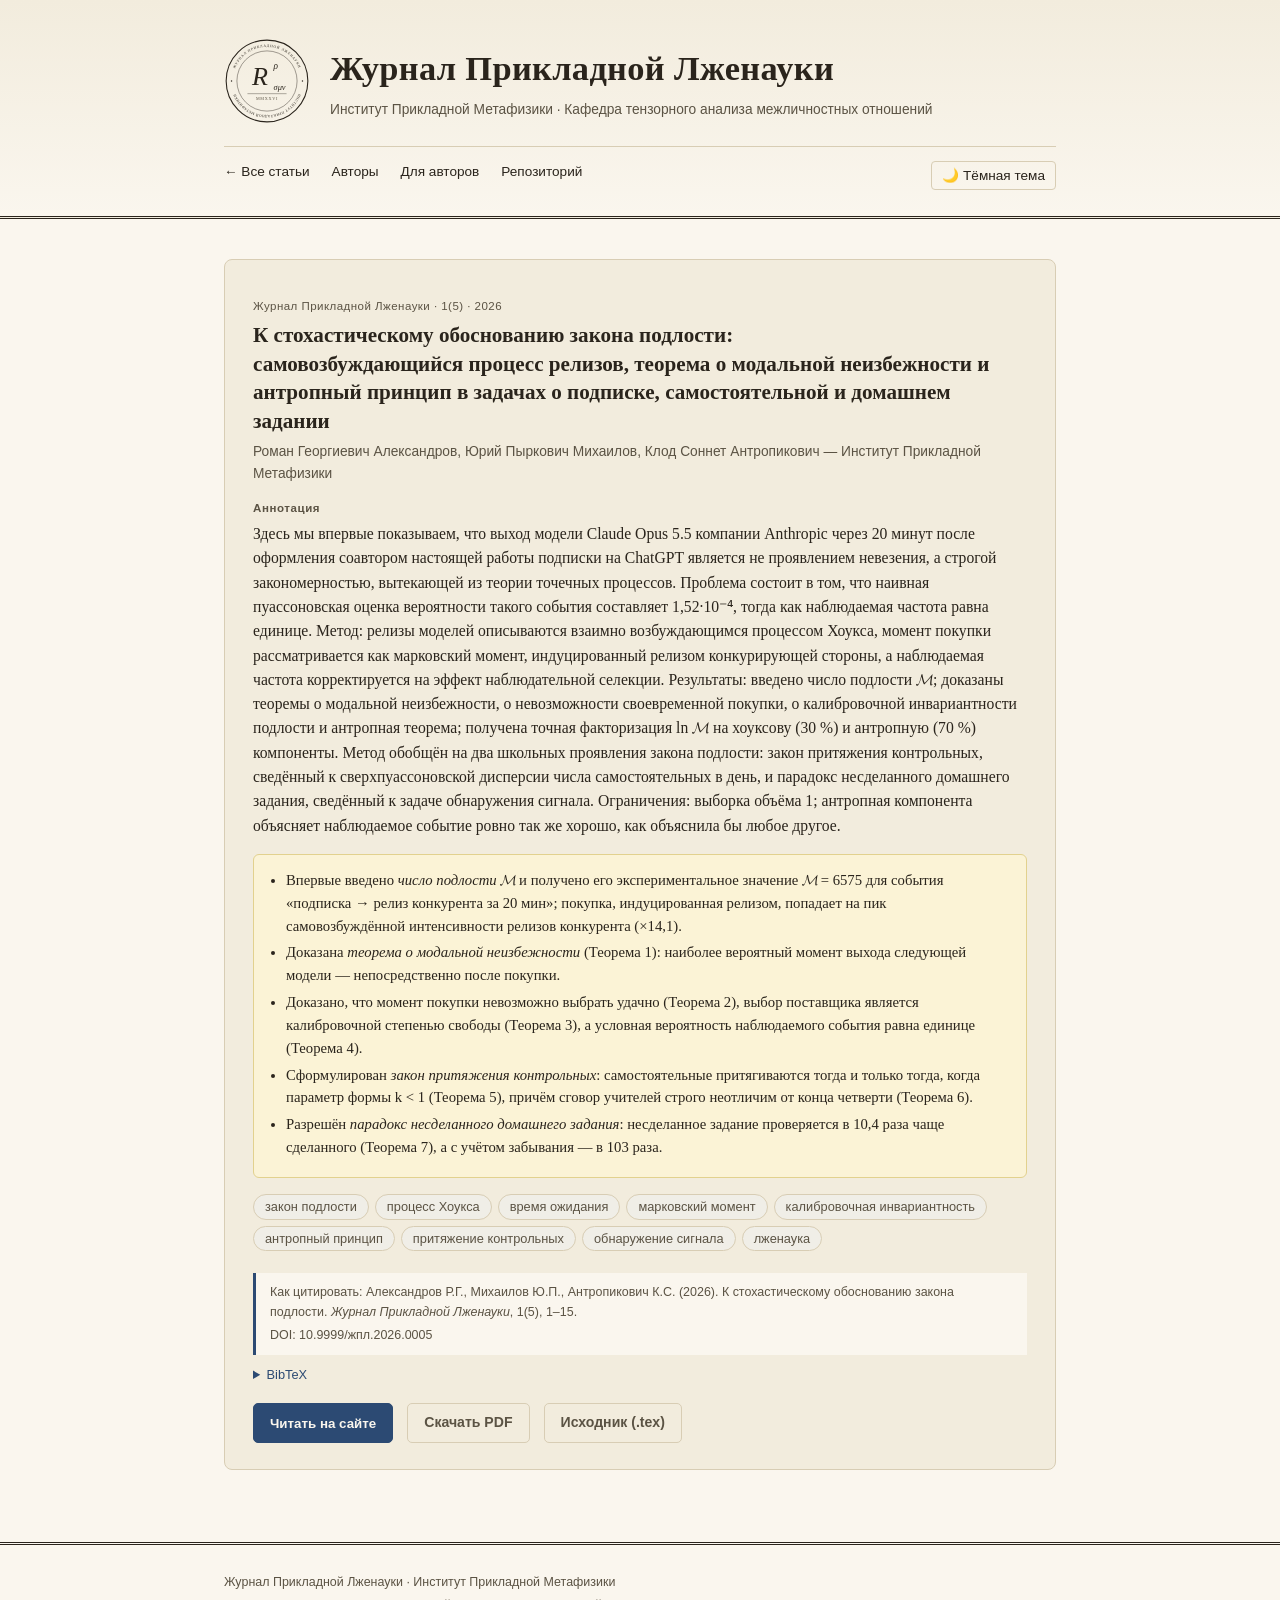
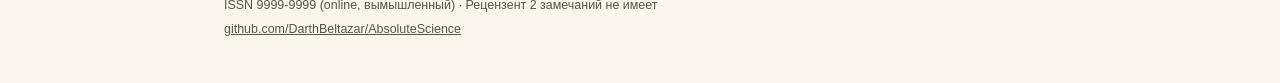
<file: articles/zakon_podlosti.html>
<!DOCTYPE html>
<html lang="ru">
<head>
<meta charset="UTF-8">
<meta name="viewport" content="width=device-width, initial-scale=1.0">
<title>К стохастическому обоснованию закона подлости — Журнал Прикладной Лженауки</title>
<meta name="description" content="Здесь мы впервые показываем, что выход модели Claude Opus 5.5 компании Anthropic через 20 минут после оформления соавтором настоящей работы подписки на ChatGPT является не проявлением невезения, а…">

<meta property="og:type" content="article">
<meta property="og:site_name" content="Журнал Прикладной Лженауки">
<meta property="og:title" content="К стохастическому обоснованию закона подлости">
<meta property="og:description" content="Здесь мы впервые показываем, что выход модели Claude Opus 5.5 компании Anthropic через 20 минут после оформления соавтором настоящей работы подписки на ChatGPT является не проявлением невезения, а…">
<meta property="og:url" content="https://darthbeltazar.github.io/AbsoluteScience/articles/zakon_podlosti.html">
<meta property="og:locale" content="ru_RU">
<meta property="og:image" content="https://darthbeltazar.github.io/AbsoluteScience/assets/og/zakon_podlosti.png">
<meta property="og:image:width" content="1200">
<meta property="og:image:height" content="630">
<meta property="og:image:alt" content="Журнал Прикладной Лженауки: К стохастическому обоснованию закона подлости">
<meta name="twitter:card" content="summary_large_image">
<meta name="twitter:title" content="К стохастическому обоснованию закона подлости">
<meta name="twitter:description" content="Здесь мы впервые показываем, что выход модели Claude Opus 5.5 компании Anthropic через 20 минут после оформления соавтором настоящей работы подписки на ChatGPT является не проявлением невезения, а…">
<meta name="twitter:image" content="https://darthbeltazar.github.io/AbsoluteScience/assets/og/zakon_podlosti.png">
<link rel="canonical" href="https://darthbeltazar.github.io/AbsoluteScience/articles/zakon_podlosti.html">

<meta name="theme-color" content="#faf6ee" id="theme-color-meta">

<link rel="stylesheet" href="../assets/style.css">
<link rel="icon" href="../favicon.ico" sizes="any">
<link rel="icon" type="image/svg+xml" href="../assets/logo-mark.svg" media="(prefers-color-scheme: light)" id="favicon-light">
<link rel="icon" type="image/svg+xml" href="../assets/logo-mark-dark.svg" media="(prefers-color-scheme: dark)" id="favicon-dark">
<link rel="apple-touch-icon" href="../assets/apple-touch-icon.png">
<script>
// Применяем сохранённый выбор темы до отрисовки — иначе будет вспышка не той темы.
(function () {
  try {
    var t = localStorage.getItem('zhpl:theme');
    if (t === 'light' || t === 'dark') document.documentElement.setAttribute('data-theme', t);
  } catch (e) {}
})();
</script>
</head>
<body>

<header class="masthead">
  <div class="wrap">
    <div class="masthead-top">
      <picture class="seal">
        <source srcset="../assets/logo-seal-dark.svg" media="(prefers-color-scheme: dark)" id="seal-dark-source">
        <img src="../assets/logo-seal.svg" alt="Печать журнала: Журнал Прикладной Лженауки, Институт Прикладной Метафизики" width="86" height="86">
      </picture>
      <div class="masthead-titles">
        <h1><a href="../index.html">Журнал Прикладной Лженауки</a></h1>
        <p class="affil">Институт Прикладной Метафизики · Кафедра тензорного анализа межличностных отношений</p>
      </div>
    </div>

    <nav class="top-nav">
      <a href="../index.html#issue">← Все статьи</a>
      <a href="../index.html#people">Авторы</a>
      <a href="../index.html#authors">Для авторов</a>
      <a href="https://github.com/DarthBeltazar/AbsoluteScience">Репозиторий</a>
      <button type="button" class="theme-toggle" id="theme-toggle-btn" aria-pressed="false" onclick="toggleTheme()">🌙 Тёмная тема</button>
    </nav>
  </div>
</header>

<main>
  <div class="wrap">
    <section id="article">
      <article class="article">
        <p class="article-kicker">Журнал Прикладной Лженауки · 1(5) · 2026</p>
        <h3>К стохастическому обоснованию закона подлости:<br>
        самовозбуждающийся процесс релизов, теорема о модальной неизбежности и антропный принцип в задачах о подписке, самостоятельной и домашнем задании</h3>
        <p class="authors">Роман Георгиевич Александров, Юрий Пыркович Михаилов, Клод Соннет Антропикович — Институт Прикладной Метафизики</p>

        <span class="abstract-label">Аннотация</span>
        <p class="abstract">
          Здесь мы впервые показываем, что выход модели Claude Opus 5.5 компании Anthropic через 20 минут после оформления соавтором настоящей работы подписки на ChatGPT является не проявлением невезения, а строгой закономерностью, вытекающей из теории точечных процессов. Проблема состоит в том, что наивная пуассоновская оценка вероятности такого события составляет 1,52·10⁻⁴, тогда как наблюдаемая частота равна единице. Метод: релизы моделей описываются взаимно возбуждающимся процессом Хоукса, момент покупки рассматривается как марковский момент, индуцированный релизом конкурирующей стороны, а наблюдаемая частота корректируется на эффект наблюдательной селекции. Результаты: введено число подлости 𝓜; доказаны теоремы о модальной неизбежности, о невозможности своевременной покупки, о калибровочной инвариантности подлости и антропная теорема; получена точная факторизация ln 𝓜 на хоуксову (30 %) и антропную (70 %) компоненты. Метод обобщён на два школьных проявления закона подлости: закон притяжения контрольных, сведённый к сверхпуассоновской дисперсии числа самостоятельных в день, и парадокс несделанного домашнего задания, сведённый к задаче обнаружения сигнала. Ограничения: выборка объёма 1; антропная компонента объясняет наблюдаемое событие ровно так же хорошо, как объяснила бы любое другое.
        </p>

        <ul class="highlights">
          <li>Впервые введено <em>число подлости</em> 𝓜 и получено его экспериментальное значение 𝓜 = 6575 для события «подписка → релиз конкурента за 20 мин»; покупка, индуцированная релизом, попадает на пик самовозбуждённой интенсивности релизов конкурента (×14,1).</li>
          <li>Доказана <em>теорема о модальной неизбежности</em> (Теорема 1): наиболее вероятный момент выхода следующей модели — непосредственно после покупки.</li>
          <li>Доказано, что момент покупки невозможно выбрать удачно (Теорема 2), выбор поставщика является калибровочной степенью свободы (Теорема 3), а условная вероятность наблюдаемого события равна единице (Теорема 4).</li>
          <li>Сформулирован <em>закон притяжения контрольных</em>: самостоятельные притягиваются тогда и только тогда, когда параметр формы k &lt; 1 (Теорема 5), причём сговор учителей строго неотличим от конца четверти (Теорема 6).</li>
          <li>Разрешён <em>парадокс несделанного домашнего задания</em>: несделанное задание проверяется в 10,4 раза чаще сделанного (Теорема 7), а с учётом забывания — в 103 раза.</li>
        </ul>

        <p class="keywords">
          <span class="kw">закон подлости</span><span class="kw">процесс Хоукса</span><span class="kw">время ожидания</span><span class="kw">марковский момент</span><span class="kw">калибровочная инвариантность</span><span class="kw">антропный принцип</span><span class="kw">притяжение контрольных</span><span class="kw">обнаружение сигнала</span><span class="kw">лженаука</span>
        </p>

        <div class="cite-box">
          Как цитировать: Александров Р.Г., Михаилов Ю.П., Антропикович К.С. (2026). К стохастическому
          обоснованию закона подлости. <em>Журнал Прикладной Лженауки</em>, 1(5), 1–15.
          <span class="doi">DOI: 10.9999/жпл.2026.0005</span>
        </div>

        <details class="bibtex">
          <summary>BibTeX</summary>
          <pre id="bibtex-src">@article{zakon_podlosti2026,
  author   = {Александров, Роман Георгиевич and Михаилов, Юрий Пыркович and Антропикович, Клод Соннет},
  title    = {К стохастическому обоснованию закона подлости: самовозбуждающийся процесс релизов, теорема о модальной неизбежности и антропный принцип в задачах о подписке, самостоятельной и домашнем задании},
  journal  = {Журнал Прикладной Лженауки},
  year     = {2026},
  volume   = {1},
  number   = {5},
  pages    = {1--15},
  doi      = {10.9999/жпл.2026.0005},
  url      = {https://darthbeltazar.github.io/AbsoluteScience/articles/zakon_podlosti.html},
  language = {russian}
}</pre>
          <button type="button" class="btn secondary bibtex-copy" onclick="copyBibtex(this, 'bibtex-src')">Скопировать</button>
        </details>

        <div class="article-actions">
          <button type="button" class="btn read-btn" aria-expanded="false" onclick="toggleReader(this, 'reader')">Читать на сайте</button>
          <a class="btn secondary" href="zakon_podlosti.pdf">Скачать PDF</a>
          <a class="btn secondary" href="zakon_podlosti.tex">Исходник (.tex)</a>
        </div>

        <div class="pdf-reader-wrap" id="reader-wrap" hidden>
          <div class="pdf-reader-bar">
            <span class="pdf-reader-name">К стохастическому обоснованию закона подлости</span>
            <button type="button" class="pdf-dark-btn" aria-pressed="false" onclick="togglePdfDark()">Тёмный PDF</button>
            <a class="pdf-reader-link" href="zakon_podlosti.pdf#view=FitH" target="_blank" rel="noopener">Открыть отдельно ↗</a>
          </div>
          <iframe id="reader" class="pdf-reader"
                  data-src="zakon_podlosti.pdf#view=FitH" data-dark-src="zakon_podlosti.dark.pdf#view=FitH"
                  title="К стохастическому обоснованию закона подлости — полный текст"></iframe>
        </div>
      </article>
    </section>
  </div>
</main>

<footer>
  <div class="wrap">
    <p>Журнал Прикладной Лженауки · Институт Прикладной Метафизики</p>
    <p>ISSN 9999-9999 (online, вымышленный) · Рецензент 2 замечаний не имеет</p>
    <p><a href="https://github.com/DarthBeltazar/AbsoluteScience">github.com/DarthBeltazar/AbsoluteScience</a></p>
  </div>
</footer>

<script src="../assets/theme.js"></script>
<script src="../assets/reader.js"></script>
<script src="../assets/cite.js"></script>
</body>
</html>
</file>
<file: assets/style.css>
:root{
  --paper:#faf6ee;
  --paper-2:#f2ecdd;
  --ink:#2a241c;
  --ink-soft:#5b5344;
  --rule:#d8cdb4;
  --red:#8c2f2f;
  --red-bg:#f7e9e6;
  --blue:#2c4a73;
  --blue-bg:#e9eff6;
  --green:#3c6b4f;
  --green-bg:#e7f1ea;
  --yellow-bg:#fbf3d6;
  --gray-bg:#f0eee7;
  --btn-fg:#faf6ee;           /* текст на залитой акцентом кнопке — не привязан к --paper */
  --reader-mat:#e7e2d4;       /* подложка вокруг листа PDF — смягчает переход к фону */
  --reader-page:#ffffff;      /* сам лист PDF всегда белый (его рисует вьюер браузера) */
  --serif: Georgia, "Times New Roman", "Liberation Serif", serif;
  --sans: "Trebuchet MS", "Segoe UI", Helvetica, Arial, sans-serif;
}

@media (prefers-color-scheme: dark){
  :root{
    --paper:#1c1a15;
    --paper-2:#26231c;
    --ink:#eae3d2;
    --ink-soft:#b3a88f;
    --rule:#3a352b;
    --red:#e08a7f;
    --red-bg:#3a2320;
    --blue:#8fb4de;
    --blue-bg:#1f2a38;
    --green:#8fc2a3;
    --green-bg:#1e2c23;
    --yellow-bg:#332d18;
    --gray-bg:#272420;
    --btn-fg:#1c1a15;          /* тёмный текст на светлом акценте кнопки */
    --reader-mat:#211f19;      /* приглушённая подложка вместо резкого белого поля */
    --reader-page:#1c1a15;     /* под тёмный вариант PDF — фон листа тоже тёмный */
  }
}

/* Ручной переключатель темы (кнопка в шапке) — атрибут на <html> перекрывает
   system prefers-color-scheme за счёт более специфичного селектора. */
:root[data-theme="dark"]{
  --paper:#1c1a15;
  --paper-2:#26231c;
  --ink:#eae3d2;
  --ink-soft:#b3a88f;
  --rule:#3a352b;
  --red:#e08a7f;
  --red-bg:#3a2320;
  --blue:#8fb4de;
  --blue-bg:#1f2a38;
  --green:#8fc2a3;
  --green-bg:#1e2c23;
  --yellow-bg:#332d18;
  --gray-bg:#272420;
  --btn-fg:#1c1a15;
  --reader-mat:#211f19;
  --reader-page:#1c1a15;
}

:root[data-theme="light"]{
  --paper:#faf6ee;
  --paper-2:#f2ecdd;
  --ink:#2a241c;
  --ink-soft:#5b5344;
  --rule:#d8cdb4;
  --red:#8c2f2f;
  --red-bg:#f7e9e6;
  --blue:#2c4a73;
  --blue-bg:#e9eff6;
  --green:#3c6b4f;
  --green-bg:#e7f1ea;
  --yellow-bg:#fbf3d6;
  --gray-bg:#f0eee7;
  --btn-fg:#faf6ee;
  --reader-mat:#e7e2d4;
  --reader-page:#ffffff;
}

*{box-sizing:border-box;}

html{background:var(--paper);}

body{
  margin:0;
  background:var(--paper);
  color:var(--ink);
  font-family:var(--serif);
  line-height:1.55;
}

a{color:var(--blue);}
a:hover{color:var(--red);}

.wrap{
  max-width:880px;
  margin:0 auto;
  padding:0 24px;
}

/* ---------- Masthead ---------- */

header.masthead{
  border-bottom:3px double var(--ink);
  background:linear-gradient(180deg, var(--paper-2), var(--paper));
  padding:38px 0 26px;
}

.masthead-top{
  display:flex;
  align-items:center;
  gap:20px;
  flex-wrap:wrap;
}

.seal{
  flex:0 0 auto;
  width:86px;
  height:86px;
  display:block;
}
.seal img{ width:100%; height:100%; display:block; }

.masthead-titles h1{
  font-size:2.15rem;
  margin:0 0 4px;
  letter-spacing:0.01em;
}

/* На страницах статей заголовок — ссылка на главную; на самой главной так и
   остаётся обычным текстом. */
.masthead-titles h1 a{ color:inherit; text-decoration:none; }
.masthead-titles h1 a:hover{ color:var(--red); }

.masthead-titles .affil{
  margin:0;
  font-family:var(--sans);
  font-size:0.86rem;
  color:var(--ink-soft);
}

.badges{
  display:flex;
  gap:10px;
  flex-wrap:wrap;
  margin-top:18px;
  font-family:var(--sans);
}

.badge{
  display:inline-block;
  padding:5px 11px;
  border-radius:3px;
  font-size:0.72rem;
  font-weight:700;
  letter-spacing:0.03em;
  border:1.5px solid currentColor;
}

.badge.red{ color:var(--red); background:var(--red-bg); }
.badge.blue{ color:var(--blue); background:var(--blue-bg); }
.badge.green{ color:var(--green); background:var(--green-bg); }

nav.top-nav{
  font-family:var(--sans);
  font-size:0.85rem;
  margin-top:22px;
  padding-top:14px;
  border-top:1px solid var(--rule);
  display:flex;
  gap:22px;
  flex-wrap:wrap;
}

nav.top-nav a{
  text-decoration:none;
  color:var(--ink);
  border-bottom:1px solid transparent;
}
nav.top-nav a:hover{
  color:var(--red);
  border-bottom-color:var(--red);
}

.theme-toggle{
  margin-left:auto;
  font-family:inherit;
  font-size:inherit;
  cursor:pointer;
  background:none;
  border:1px solid var(--rule);
  border-radius:4px;
  color:var(--ink);
  padding:4px 10px;
  line-height:1.4;
}
.theme-toggle:hover{
  color:var(--red);
  border-color:var(--red);
}

/* ---------- Sections ---------- */

main{padding:40px 0 20px;}

section{margin-bottom:52px;}

h2.section-title{
  font-size:1.3rem;
  border-bottom:1px solid var(--ink);
  padding-bottom:8px;
  margin:0 0 20px;
}

.about-lede{
  font-size:1.05rem;
}

.about-lede em{font-style:italic;}

.stat-row{
  display:flex;
  gap:28px;
  flex-wrap:wrap;
  margin-top:22px;
  font-family:var(--sans);
}

.stat{
  background:var(--paper-2);
  border:1px solid var(--rule);
  border-radius:6px;
  padding:12px 18px;
  min-width:140px;
}

.stat .num{
  display:block;
  font-family:var(--serif);
  font-size:1.5rem;
  font-weight:700;
  color:var(--blue);
}

.stat .label{
  font-size:0.72rem;
  color:var(--ink-soft);
  letter-spacing:0.03em;
}

/* ---------- Article cards ---------- */

.issue-heading{
  font-family:var(--sans);
  font-size:0.85rem;
  color:var(--ink-soft);
  margin:0 0 18px;
  letter-spacing:0.03em;
}

.link-btn{
  background:none;
  border:0;
  padding:0;
  font:inherit;
  color:var(--blue);
  text-decoration:underline;
  cursor:pointer;
}
.link-btn:hover{color:var(--red);}

.kw-filter-status{
  font-family:var(--sans);
  font-size:0.85rem;
  color:var(--ink-soft);
  background:var(--paper-2);
  border:1px solid var(--rule);
  border-radius:6px;
  padding:8px 14px;
  margin:0 0 18px;
}
.kw-filter-status .kw-filter-term{font-weight:700; color:var(--ink);}

.article{
  border:1px solid var(--rule);
  border-radius:8px;
  background:var(--paper-2);
  padding:26px 28px;
  margin-bottom:26px;
}

.article + .article{margin-top:0;}

.article-kicker{
  font-family:var(--sans);
  font-size:0.72rem;
  color:var(--ink-soft);
  letter-spacing:0.04em;
  margin-bottom:6px;
}

.article h3{
  margin:0 0 6px;
  font-size:1.32rem;
  line-height:1.35;
}

/* Тизер на главной: заголовок — ссылка на страницу статьи, но выглядит как
   заголовок, а не как обычная синяя ссылка. */
.article h3 a{
  color:inherit;
  text-decoration:none;
  border-bottom:1px solid transparent;
}
.article h3 a:hover{
  color:var(--red);
  border-bottom-color:var(--red);
}

.article .authors{
  font-family:var(--sans);
  font-size:0.86rem;
  color:var(--ink-soft);
  margin:0 0 16px;
}

.article .abstract{
  font-size:0.98rem;
  margin:0 0 16px;
}

.article .abstract-label{
  font-family:var(--sans);
  font-weight:700;
  font-size:0.72rem;
  letter-spacing:0.05em;
  color:var(--ink-soft);
  display:block;
  margin-bottom:4px;
}

.highlights{
  background:var(--yellow-bg);
  border:1px solid #e2d18e;
  border-radius:6px;
  padding:14px 18px 14px 32px;
  margin:0 0 16px;
  font-size:0.92rem;
}

.highlights li{margin-bottom:4px;}

.keywords{
  font-family:var(--sans);
  font-size:0.8rem;
  color:var(--ink-soft);
  margin:0 0 16px;
}

.keywords .kw{
  display:inline-block;
  background:var(--gray-bg);
  border:1px solid var(--rule);
  border-radius:20px;
  padding:2px 11px;
  margin:0 6px 6px 0;
}

/* На главной .kw — кнопка клиентского фильтра тизеров (assets/filter.js); на
   странице самой статьи — обычный <span>, фильтровать там нечего. Общий вид
   тега общий (см. правило выше); ниже — только то, что нужно кнопке. */
.keywords button.kw{
  font:inherit;
  color:inherit;         /* <button> не наследует цвет текста по умолчанию, в
                             отличие от <span> — без этого текст брал цвет
                             системной кнопки (чёрный) и терялся на тёмном фоне */
  cursor:pointer;
}
.keywords button.kw:hover{
  border-color:var(--blue);
  color:var(--blue);
}
.keywords button.kw[aria-pressed="true"]{
  background:var(--blue);
  border-color:var(--blue);
  color:var(--btn-fg);
}

.cite-box{
  font-family:var(--sans);
  font-size:0.78rem;
  color:var(--ink-soft);
  background:var(--paper);
  border-left:3px solid var(--blue);
  padding:10px 14px;
  margin:0 0 18px;
}

.cite-box .doi{display:block; margin-top:4px;}

/* BibTeX-запись под cite-box на странице статьи (генерирует gen_site.py). */
.bibtex{
  font-family:var(--sans);
  font-size:0.8rem;
  margin:-8px 0 18px;
}
.bibtex summary{
  cursor:pointer;
  color:var(--blue);
  width:max-content;
}
.bibtex pre{
  font-family:Consolas, "Courier New", monospace;
  font-size:0.78rem;
  line-height:1.45;
  color:var(--ink);
  background:var(--paper-2);
  border:1px solid var(--rule);
  border-radius:4px;
  padding:10px 14px;
  margin:8px 0;
  white-space:pre-wrap;
  overflow-wrap:anywhere;
  user-select:all;
}
.bibtex .bibtex-copy{
  font-family:inherit;
  font-size:0.8rem;
  padding:5px 12px;
  background:none;      /* <button>, а не <a>: сбросить системный фон кнопки */
  cursor:pointer;
}
.bibtex .bibtex-copy:hover{ background:var(--ink-soft); }

.article-actions{
  display:flex;
  gap:14px;
  flex-wrap:wrap;
  font-family:var(--sans);
  font-size:0.88rem;
}

.btn{
  display:inline-block;
  padding:8px 16px;
  border-radius:5px;
  text-decoration:none;
  font-weight:700;
  border:1.5px solid var(--blue);
  color:var(--blue);
}

.btn:hover{
  background:var(--blue);
  color:var(--btn-fg);
}

.btn.secondary{
  border-color:var(--rule);
  color:var(--ink-soft);
}
.btn.secondary:hover{
  background:var(--ink-soft);
  color:var(--btn-fg);
  border-color:var(--ink-soft);
}

.btn.read-btn,
.btn.primary{
  background:var(--blue);
  color:var(--btn-fg);
  cursor:pointer;
  font-family:inherit;
}
.btn.read-btn:hover,
.btn.primary:hover{
  background:var(--red);
  border-color:var(--red);
  color:var(--btn-fg);
}

.pdf-reader-wrap{
  margin-top:18px;
  border:1px solid var(--rule);
  border-radius:8px;
  overflow:hidden;
  background:var(--reader-mat);
}
.pdf-reader-wrap[hidden]{display:none;}

.pdf-reader-bar{
  display:flex;
  align-items:center;
  gap:12px;
  flex-wrap:wrap;
  padding:8px 12px;
  background:var(--paper-2);
  border-bottom:1px solid var(--rule);
  font-family:var(--sans);
  font-size:0.8rem;
}

.pdf-reader-name{
  flex:1 1 auto;
  min-width:0;
  color:var(--ink-soft);
  white-space:nowrap;
  overflow:hidden;
  text-overflow:ellipsis;
}

.pdf-dark-btn{
  font-family:inherit;
  font-size:inherit;
  cursor:pointer;
  padding:4px 10px;
  border-radius:4px;
  border:1px solid var(--rule);
  background:var(--paper);
  color:var(--ink-soft);
}
.pdf-dark-btn:hover{
  color:var(--ink);
  border-color:var(--ink-soft);
}
.pdf-dark-btn[aria-pressed="true"]{
  color:var(--ink);
  border-color:var(--ink-soft);
}

.pdf-reader-link{
  text-decoration:none;
  color:var(--blue);
  white-space:nowrap;
}
.pdf-reader-link:hover{ color:var(--red); }

.pdf-reader{
  display:block;
  width:100%;
  max-width:900px;
  margin:16px auto;
  height:82vh;
  max-height:1000px;
  border:1px solid var(--rule);
  border-radius:4px;
  background:var(--reader-page);
  box-shadow:0 6px 24px rgba(0,0,0,0.18);
}

/* Тёмное чтение — не CSS-инверсия, а отдельно собранный PDF
   (articles/<slug>.dark.pdf); читалка подставляет его через data-dark-src. */

/* ---------- Author cards ---------- */

.people-grid{
  display:grid;
  grid-template-columns:repeat(auto-fit, minmax(260px, 1fr));
  gap:20px;
}

.person-card{
  border:1px solid var(--rule);
  border-radius:8px;
  background:var(--paper-2);
  padding:22px 24px;
}

.person-head{
  display:flex;
  align-items:center;
  gap:14px;
  margin-bottom:14px;
}

.avatar{
  flex:0 0 auto;
  width:56px;
  height:56px;
  border-radius:50%;
  border:2px solid var(--ink);
  background:var(--paper);
  display:flex;
  align-items:center;
  justify-content:center;
  overflow:hidden;
  font-family:var(--serif);
  font-style:italic;
  font-weight:700;
  font-size:1.15rem;
}

/* Аватар-фото (Александров, Михаилов) вместо монограммы (Антропикович —
   у него, как у программного соавтора, портрета нет и не будет). */
.avatar img{
  width:100%;
  height:100%;
  object-fit:cover;
}

.person-card h3{
  margin:0 0 3px;
  font-size:1.05rem;
}

.person-card .role{
  font-family:var(--sans);
  font-size:0.76rem;
  color:var(--ink-soft);
  margin:0;
}

.person-card .bio{
  font-size:0.92rem;
  margin:0 0 12px;
}

.person-card .orcid{
  font-family:var(--sans);
  font-size:0.76rem;
  color:var(--ink-soft);
  margin:0 0 12px;
}

.person-card .metrics{
  font-family:var(--sans);
  font-size:0.78rem;
  color:var(--ink-soft);
  border-top:1px solid var(--rule);
  padding-top:10px;
  display:flex;
  gap:16px;
  flex-wrap:wrap;
}

.person-card .metrics strong{
  color:var(--ink);
  font-family:var(--serif);
}

/* ---------- For authors ---------- */

.checklist{
  padding-left:22px;
}
.checklist li{margin-bottom:8px;}

blockquote.motto{
  font-style:italic;
  color:var(--ink-soft);
  border-left:3px solid var(--rule);
  padding-left:16px;
  margin:24px 0;
}

/* ---------- Footer ---------- */

footer{
  border-top:3px double var(--ink);
  padding:24px 0 40px;
  font-family:var(--sans);
  font-size:0.78rem;
  color:var(--ink-soft);
}

footer p{margin:4px 0;}

footer a{color:var(--ink-soft);}

@media (max-width:600px){
  .masthead-titles h1{font-size:1.6rem;}
  .article{padding:20px 18px;}
  .person-card{padding:18px 20px;}
}

/* ---------- Print: чистое оглавление номера ---------- */

@media print{
  /* :root[data-theme] нужен, чтобы перебить более специфичный ручной выбор темы (кнопка в шапке). */
  :root, :root[data-theme]{
    --paper:#fff; --paper-2:#fff;
    --ink:#000; --ink-soft:#333; --rule:#bbb;
  }
  html,body{background:#fff;color:#000;}
  nav.top-nav,
  .badges,
  .article-actions,
  .kw-filter-status,
  .bibtex,
  .pdf-reader-wrap{ display:none !important; }
  /* Печать игнорирует активный на экране фильтр по тегу — печатается весь номер. */
  #issue .article[hidden]{ display:block !important; }
  header.masthead{ background:none; padding:12px 0; }
  a{ color:#000; text-decoration:none; }
  section{ margin-bottom:24px; }
  .article,
  .stat,
  .person-card{
    background:none;
    border:0;
    border-top:1px solid var(--rule);
    border-radius:0;
    padding:12px 0;
  }
  .highlights,
  .cite-box{ background:none; border:0; padding-left:0; }
  .article,
  .person-card{ break-inside:avoid; }
}
</file>
